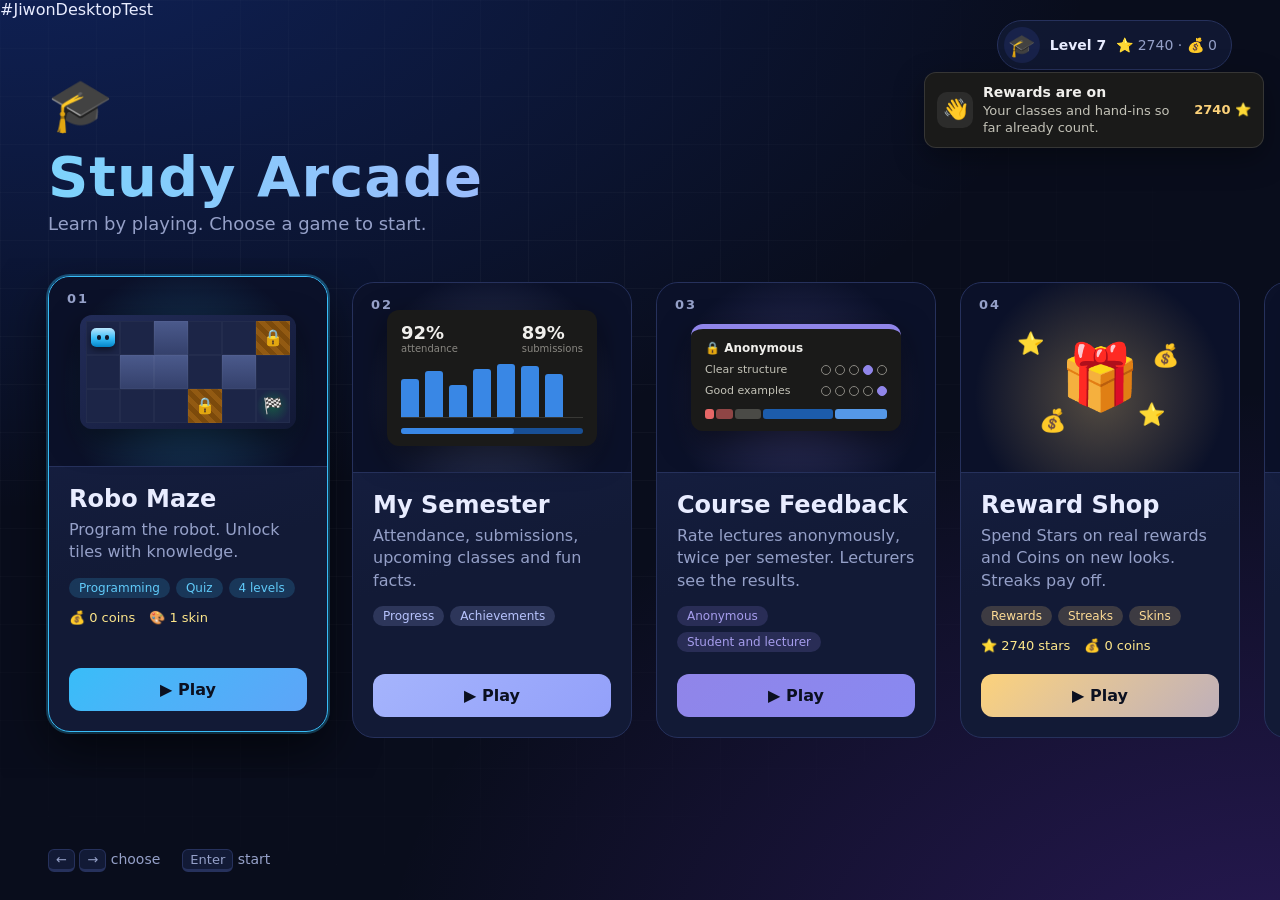
<file: StudentEngagementGame/index.html>
<!doctype html> #JiwonDesktopTest
<html lang="en">
<head>
  <meta charset="utf-8">
  <meta name="viewport" content="width=device-width, initial-scale=1">
  <title>Study Arcade</title>
  <link rel="stylesheet" href="hub/hub.css">
</head>
<body>
  <div class="bg-grid" aria-hidden="true"></div>

  <a id="profileChip" class="profile-chip" href="games/reward-shop/index.html" title="Open the Reward Shop" hidden></a>

  <header class="hub-head">
    <div class="hub-logo" aria-hidden="true">🎓</div>
    <h1>Study Arcade</h1>
    <p>Learn by playing. Choose a game to start.</p>
  </header>

  <main>
    <nav id="gameRow" class="game-row" aria-label="Games"></nav>
  </main>

  <footer class="hub-foot">
    <span><kbd>←</kbd> <kbd>→</kbd> choose</span>
    <span><kbd>Enter</kbd> start</span>
  </footer>

  <script src="shared/semesters.js"></script>
  <script src="shared/progress.js"></script>
  <script src="shared/rewards.js"></script>
  <script src="games/reward-shop/items.js"></script>
  <script src="hub/games.js"></script>
  <script src="hub/hub.js"></script>
</body>
</html>
</file>
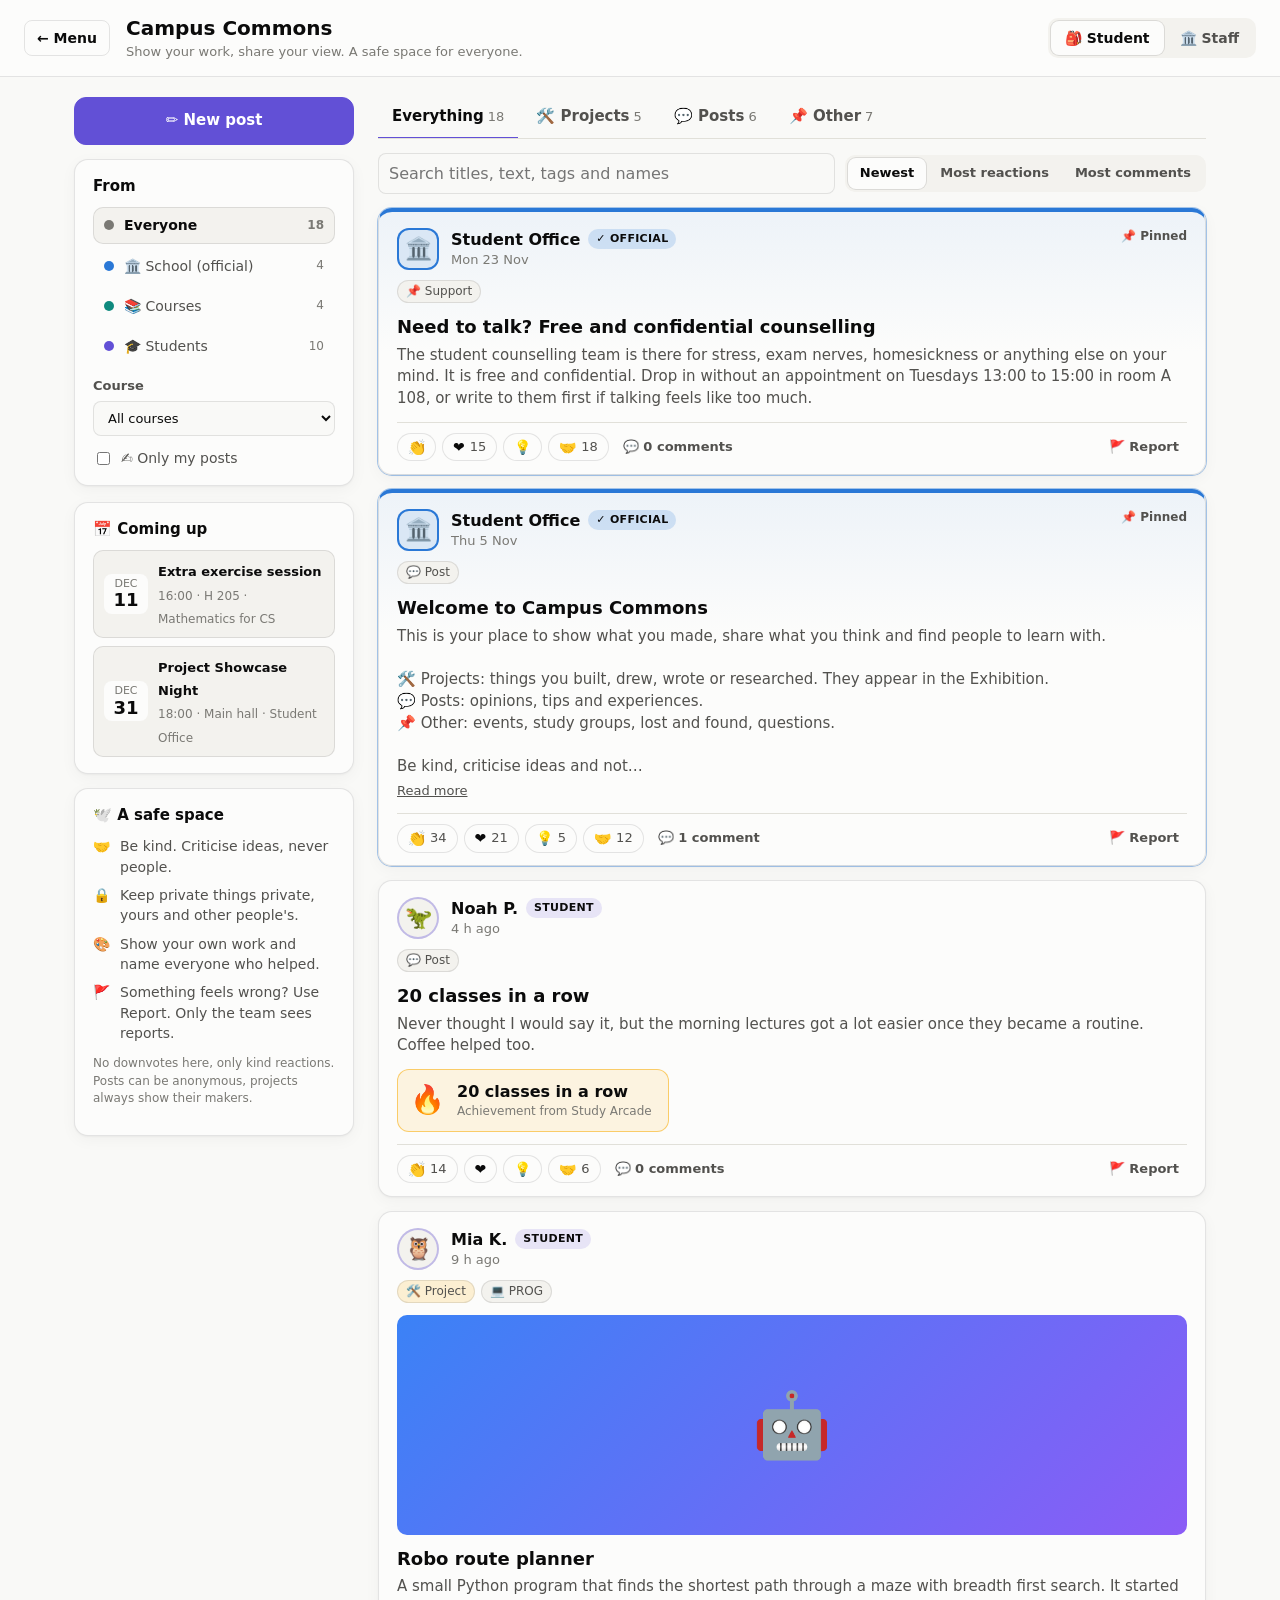
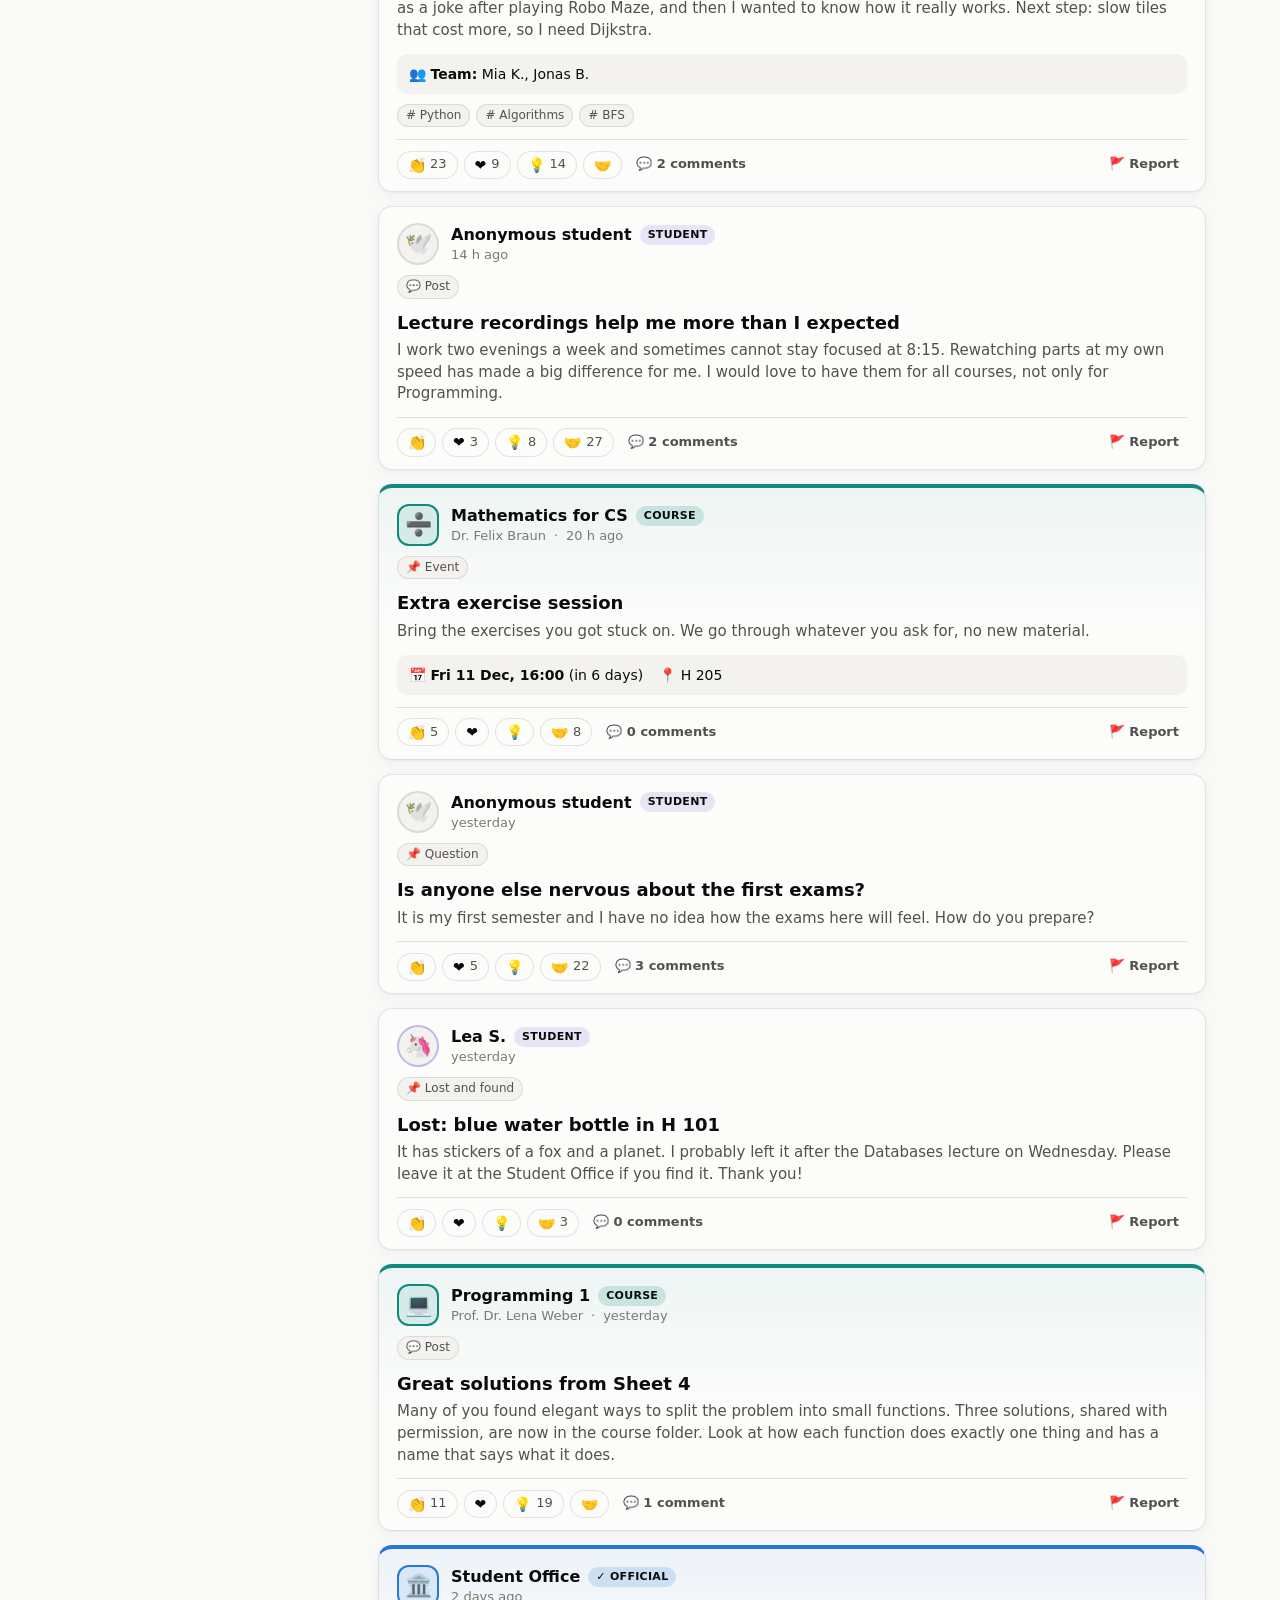
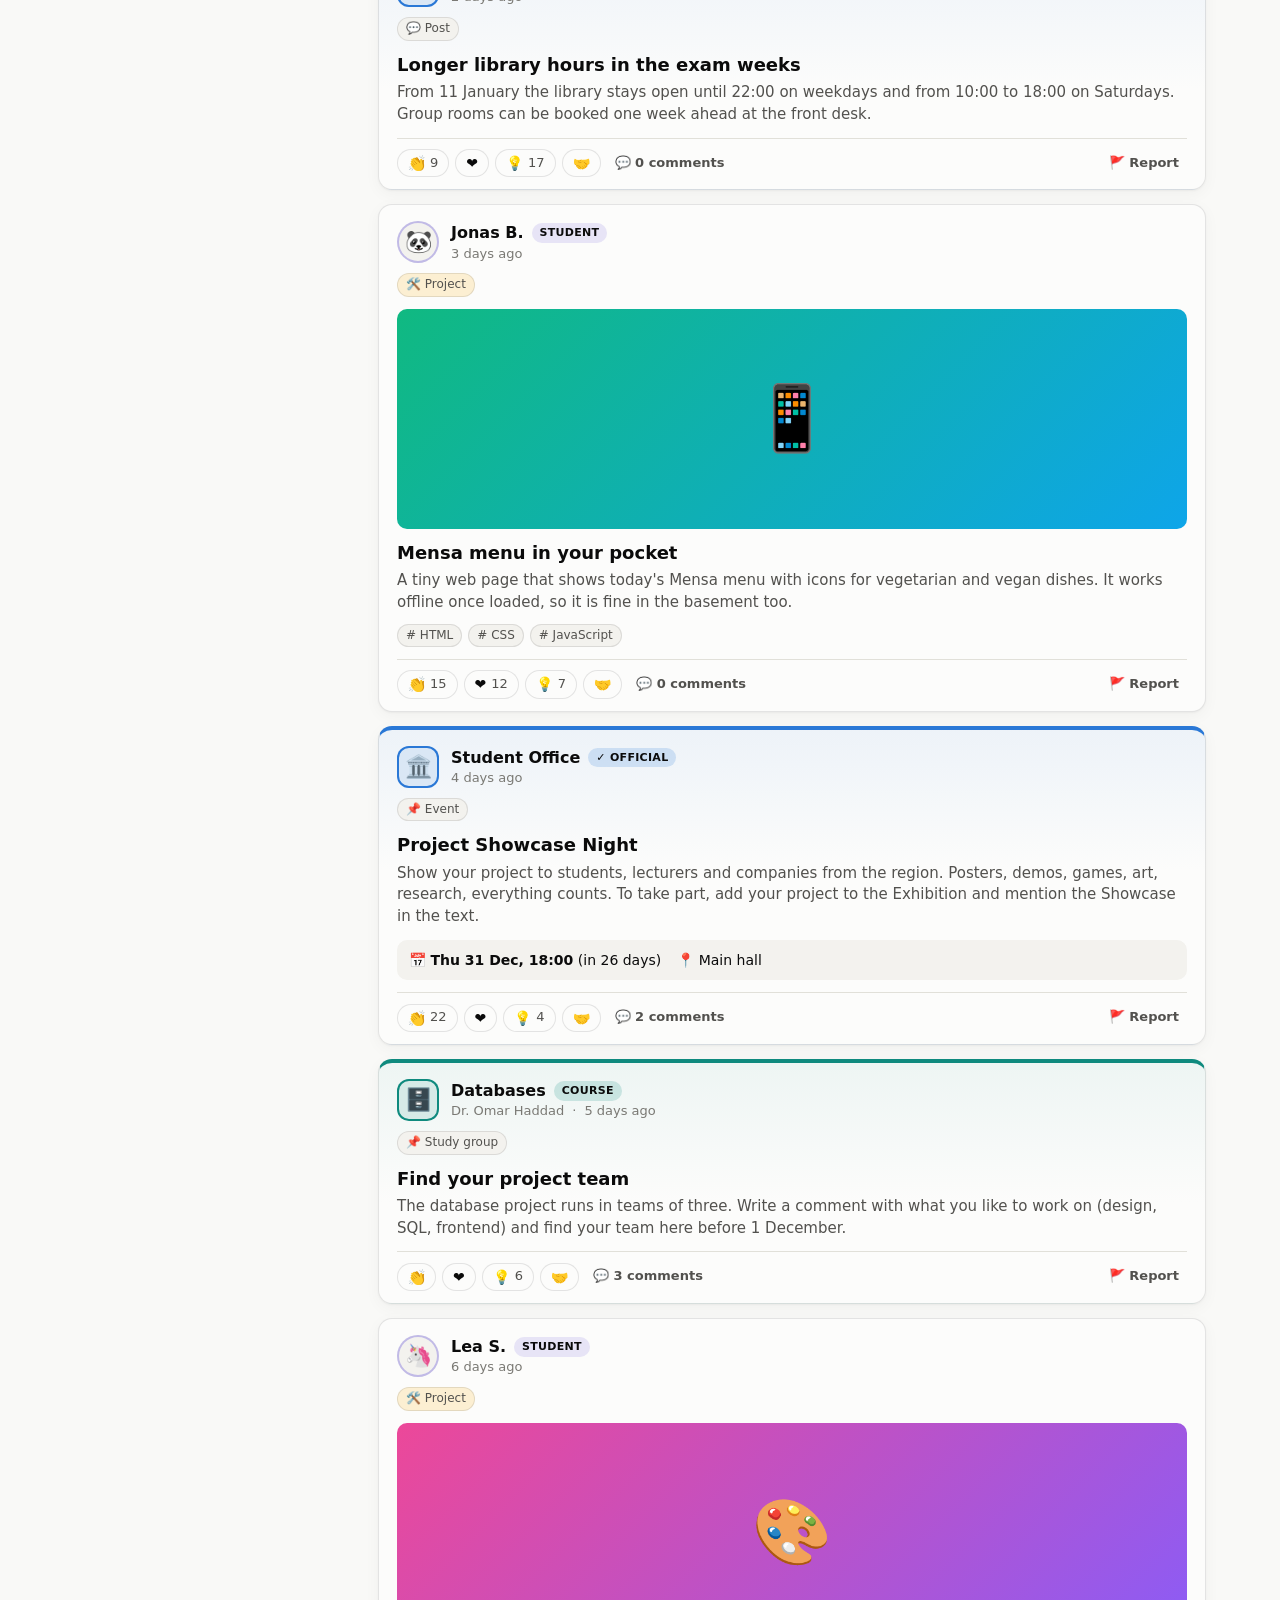
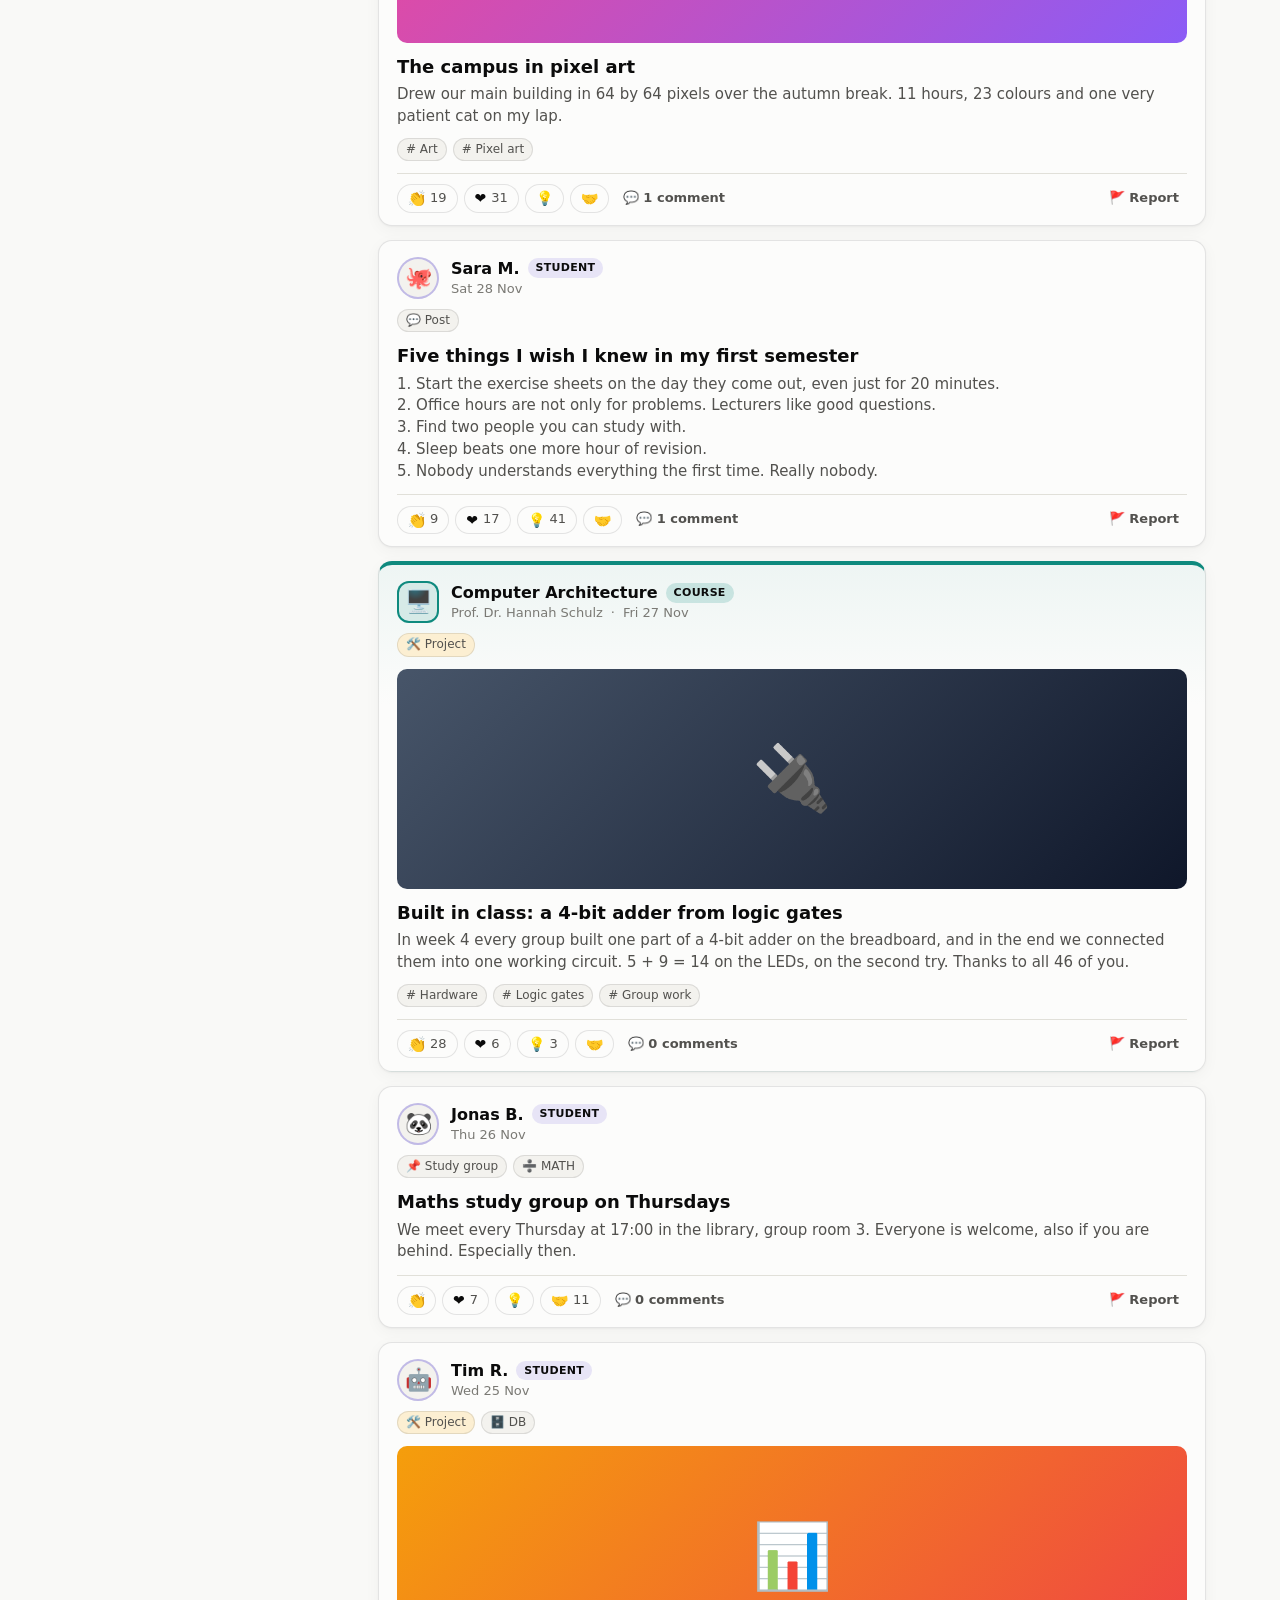
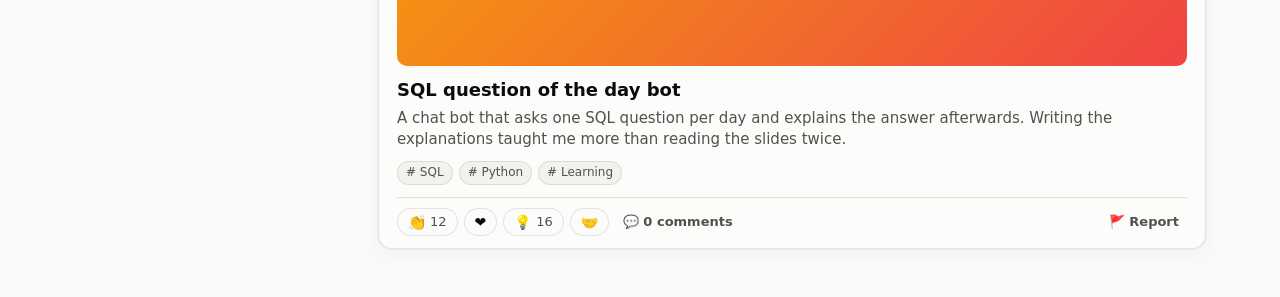
<file: StudentEngagementGame/games/campus-commons/index.html>
<!doctype html>
<html lang="en">
<head>
  <meta charset="utf-8">
  <meta name="viewport" content="width=device-width, initial-scale=1">
  <title>Campus Commons</title>
  <link rel="stylesheet" href="style.css">
</head>
<body>
  <header class="top">
    <a href="../../index.html" class="back-btn" title="Back to the main menu">← Menu</a>
    <div class="top-title">
      <h1>Campus Commons</h1>
      <p id="subtitle" class="muted">Show your work, share your view. A safe space for everyone.</p>
    </div>
    <div id="roleSwitch" class="seg role-switch" role="group" aria-label="Choose view">
      <button type="button" class="seg-btn" data-role="student">🎒 Student</button>
      <button type="button" class="seg-btn" data-role="staff">🏛️ Staff</button>
    </div>
  </header>

  <main class="layout">
    <aside class="side-top">
      <button type="button" id="newPost" class="btn primary big">✏️ New post</button>
      <div class="card filters">
        <h2>From</h2>
        <div id="sourceFilter" class="src-list" role="group" aria-label="Filter by author"></div>
        <label class="field compact"><span>Course</span><select id="courseFilter"></select></label>
        <label class="check"><input type="checkbox" id="mineFilter"> ✍️ Only my posts</label>
      </div>
    </aside>

    <section class="feed-col" aria-label="Posts">
      <div class="type-tabs" id="typeTabs" role="tablist" aria-label="Filter by type"></div>
      <div class="feed-tools">
        <input type="search" id="search" placeholder="Search titles, text, tags and names" aria-label="Search">
        <div id="sortSeg" class="seg" role="group" aria-label="Sort">
          <button type="button" class="seg-btn" data-sort="new">Newest</button>
          <button type="button" class="seg-btn" data-sort="top">Most reactions</button>
          <button type="button" class="seg-btn" data-sort="talk">Most comments</button>
        </div>
      </div>
      <p id="feedIntro" class="feed-intro"></p>
      <div id="feed"></div>
      <p id="hiddenNote" class="hidden-note" hidden></p>
    </section>

    <aside class="side-bottom">
      <div class="card">
        <h2>📅 Coming up</h2>
        <ul id="events" class="events"></ul>
      </div>
      <div class="card guide">
        <h2>🕊️ A safe space</h2>
        <ul id="guidelines"></ul>
        <p class="muted small">No downvotes here, only kind reactions. Posts can be anonymous, projects always show their makers.</p>
      </div>
    </aside>
  </main>

  <div id="modal" class="modal" hidden>
    <div id="modalCard" class="modal-card" role="dialog" aria-modal="true"></div>
  </div>
  <div id="toast" class="toast" role="status" aria-live="polite" hidden></div>

  <script src="../../shared/semesters.js"></script>
  <script src="../../shared/progress.js"></script>
  <script src="../../shared/rewards.js"></script>
  <script src="posts.js"></script>
  <script src="app.js"></script>
</body>
</html>
</file>
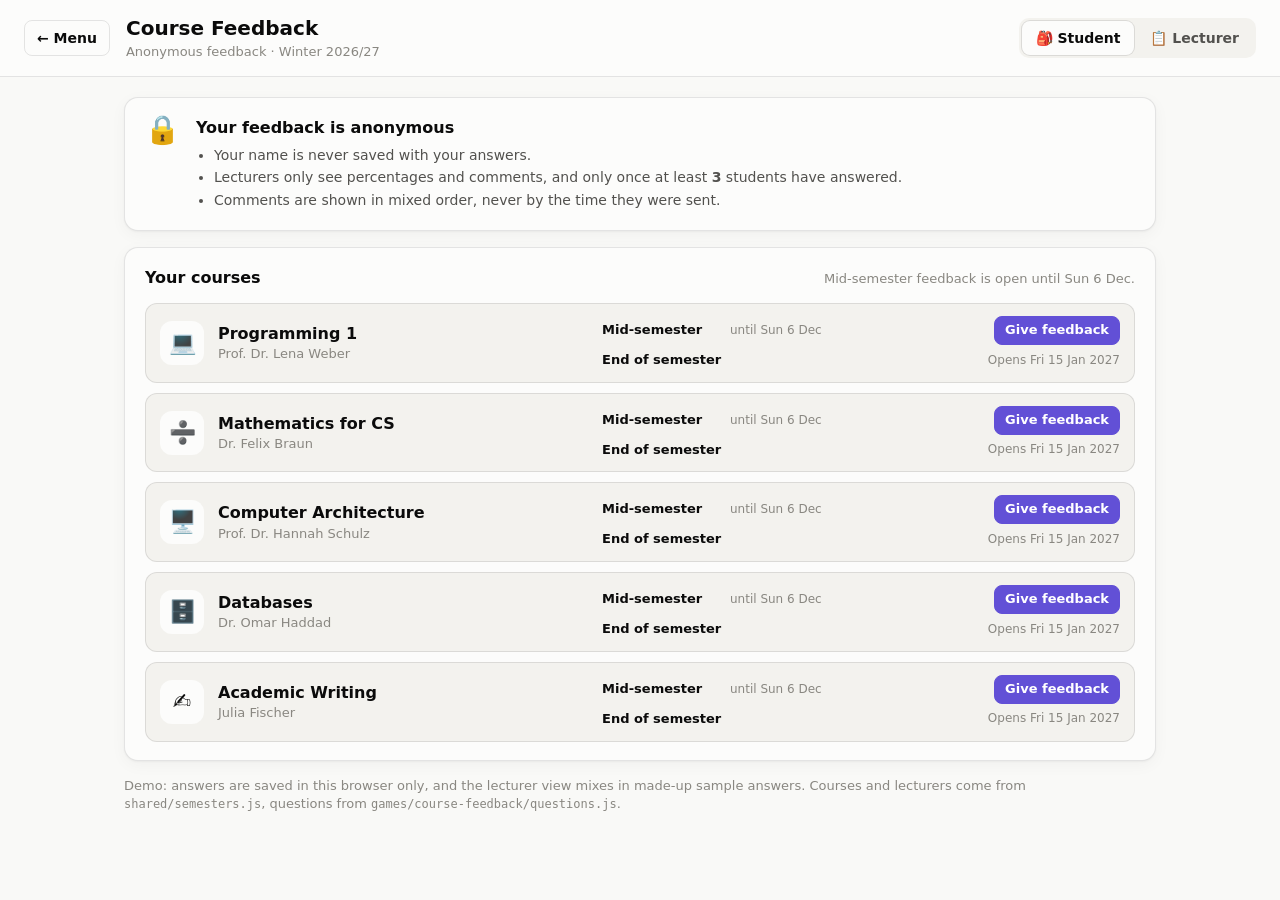
<file: StudentEngagementGame/games/course-feedback/index.html>
<!doctype html>
<html lang="en">
<head>
  <meta charset="utf-8">
  <meta name="viewport" content="width=device-width, initial-scale=1">
  <title>Course Feedback</title>
  <link rel="stylesheet" href="style.css">
</head>
<body>
  <header class="top">
    <a href="../../index.html" class="back-btn" title="Back to the main menu">← Menu</a>
    <div class="top-title">
      <h1>Course Feedback</h1>
      <p id="subtitle" class="muted"></p>
    </div>
    <div id="roleSwitch" class="seg role-switch" role="group" aria-label="Choose view">
      <button type="button" class="seg-btn" data-role="student">🎒 Student</button>
      <button type="button" class="seg-btn" data-role="lecturer">📋 Lecturer</button>
    </div>
  </header>

  <main class="wrap">
    <!-- Student view -->
    <section id="studentView" hidden>
      <div id="studentList">
        <div class="card anon-card">
          <span class="anon-icon" aria-hidden="true">🔒</span>
          <div>
            <h2>Your feedback is anonymous</h2>
            <ul>
              <li>Your name is never saved with your answers.</li>
              <li>Lecturers only see percentages and comments, and only once at least <b id="minResp">3</b> students have answered.</li>
              <li>Comments are shown in mixed order, never by the time they were sent.</li>
            </ul>
          </div>
        </div>
        <div class="card">
          <div class="card-head">
            <h2>Your courses</h2>
            <p class="muted" id="roundInfo"></p>
          </div>
          <div id="courseList" class="course-list"></div>
        </div>
      </div>
      <div id="studentForm" hidden></div>
    </section>

    <!-- Lecturer view -->
    <section id="lecturerView" hidden>
      <div class="card">
        <div class="filter-row">
          <label class="select"><span>Semester</span><select id="lvSem"></select></label>
          <label class="select"><span>Course</span><select id="lvCourse"></select></label>
          <div id="lvRound" class="seg" role="group" aria-label="Feedback round"></div>
        </div>
        <div class="tabs" role="tablist">
          <button type="button" class="tab" role="tab" data-tab="results">Results</button>
          <button type="button" class="tab" role="tab" data-tab="questions">Questions</button>
        </div>
      </div>
      <div id="resultsPanel" class="panel"></div>
      <div id="questionsPanel" class="panel" hidden></div>
    </section>

    <footer class="foot">
      <span class="muted">Demo: answers are saved in this browser only, and the lecturer view mixes in made-up sample answers.
        Courses and lecturers come from <code>shared/semesters.js</code>, questions from <code>games/course-feedback/questions.js</code>.</span>
    </footer>
  </main>

  <div id="tip" class="tip" role="tooltip"></div>
  <div id="toast" class="toast" role="status"></div>

  <script src="../../shared/semesters.js"></script>
  <script src="../../shared/progress.js"></script>
  <script src="../../shared/rewards.js"></script>
  <script src="questions.js"></script>
  <script src="app.js"></script>
</body>
</html>
</file>
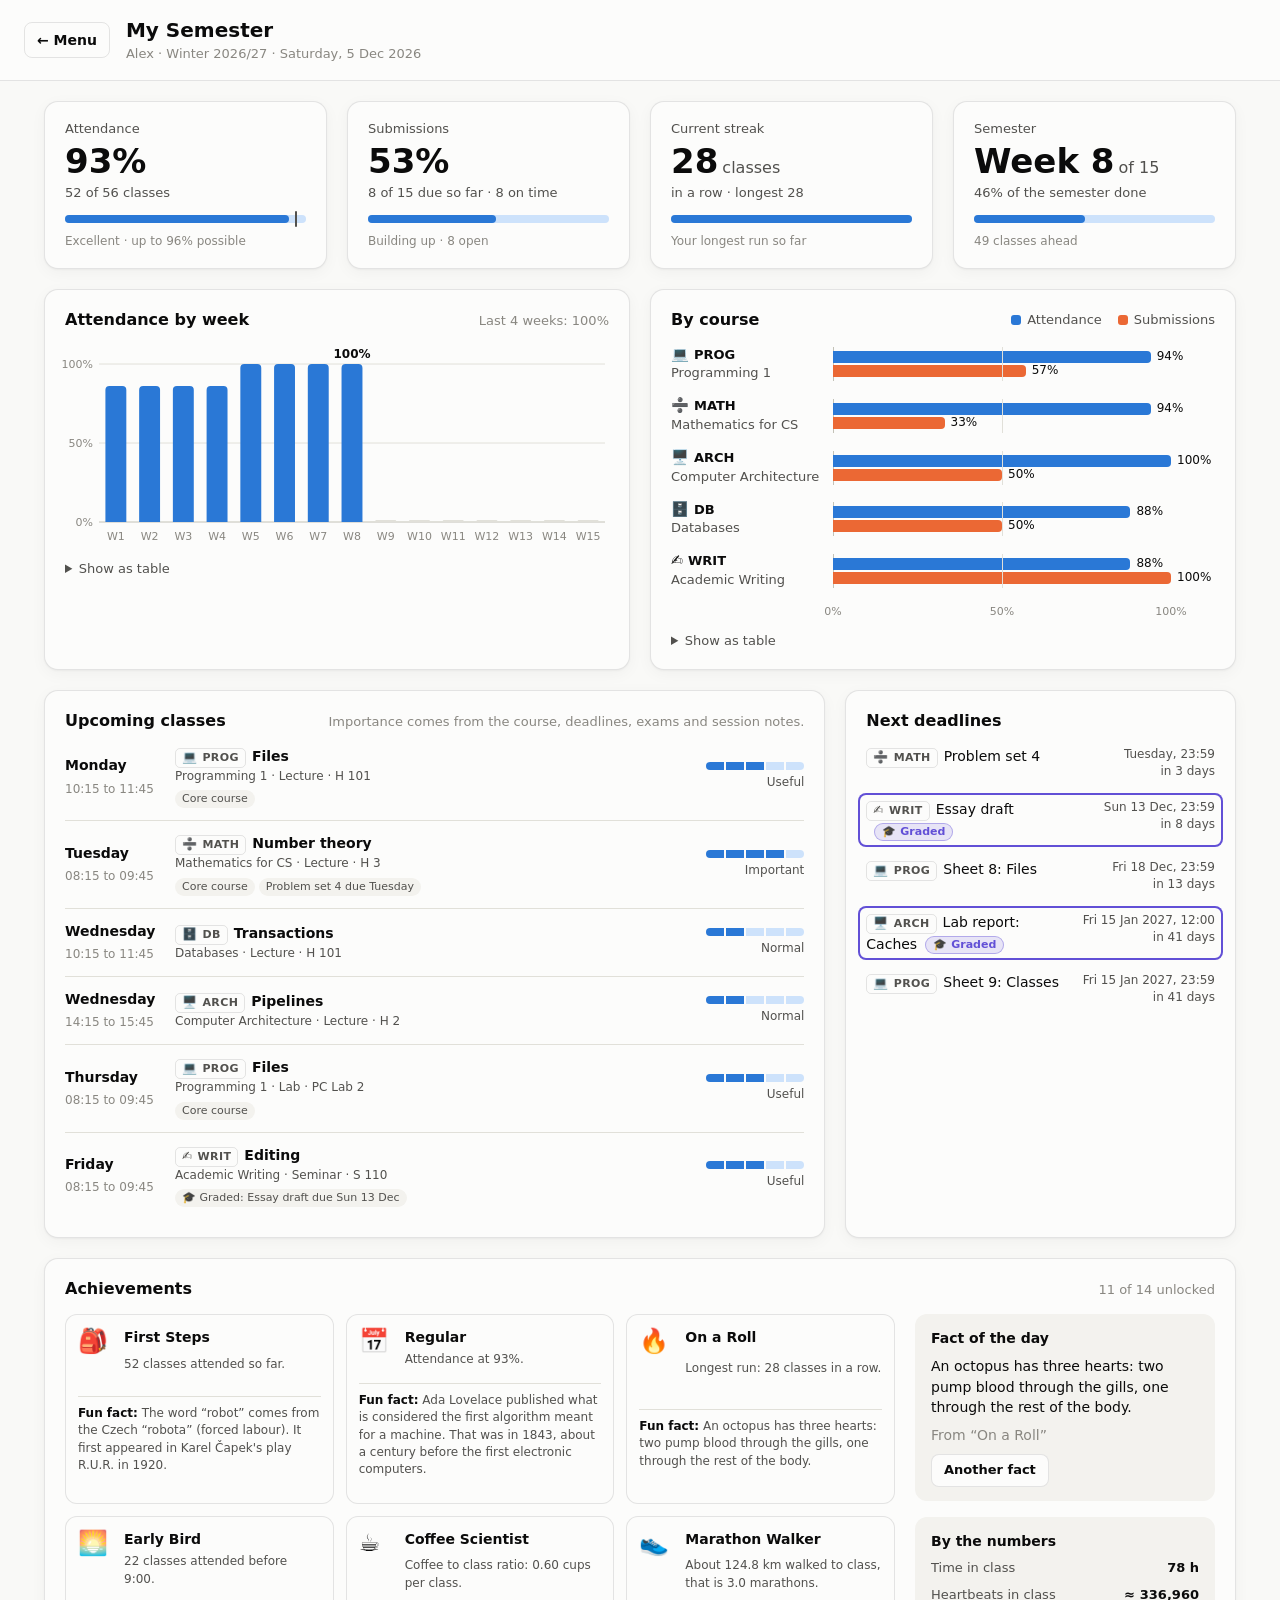
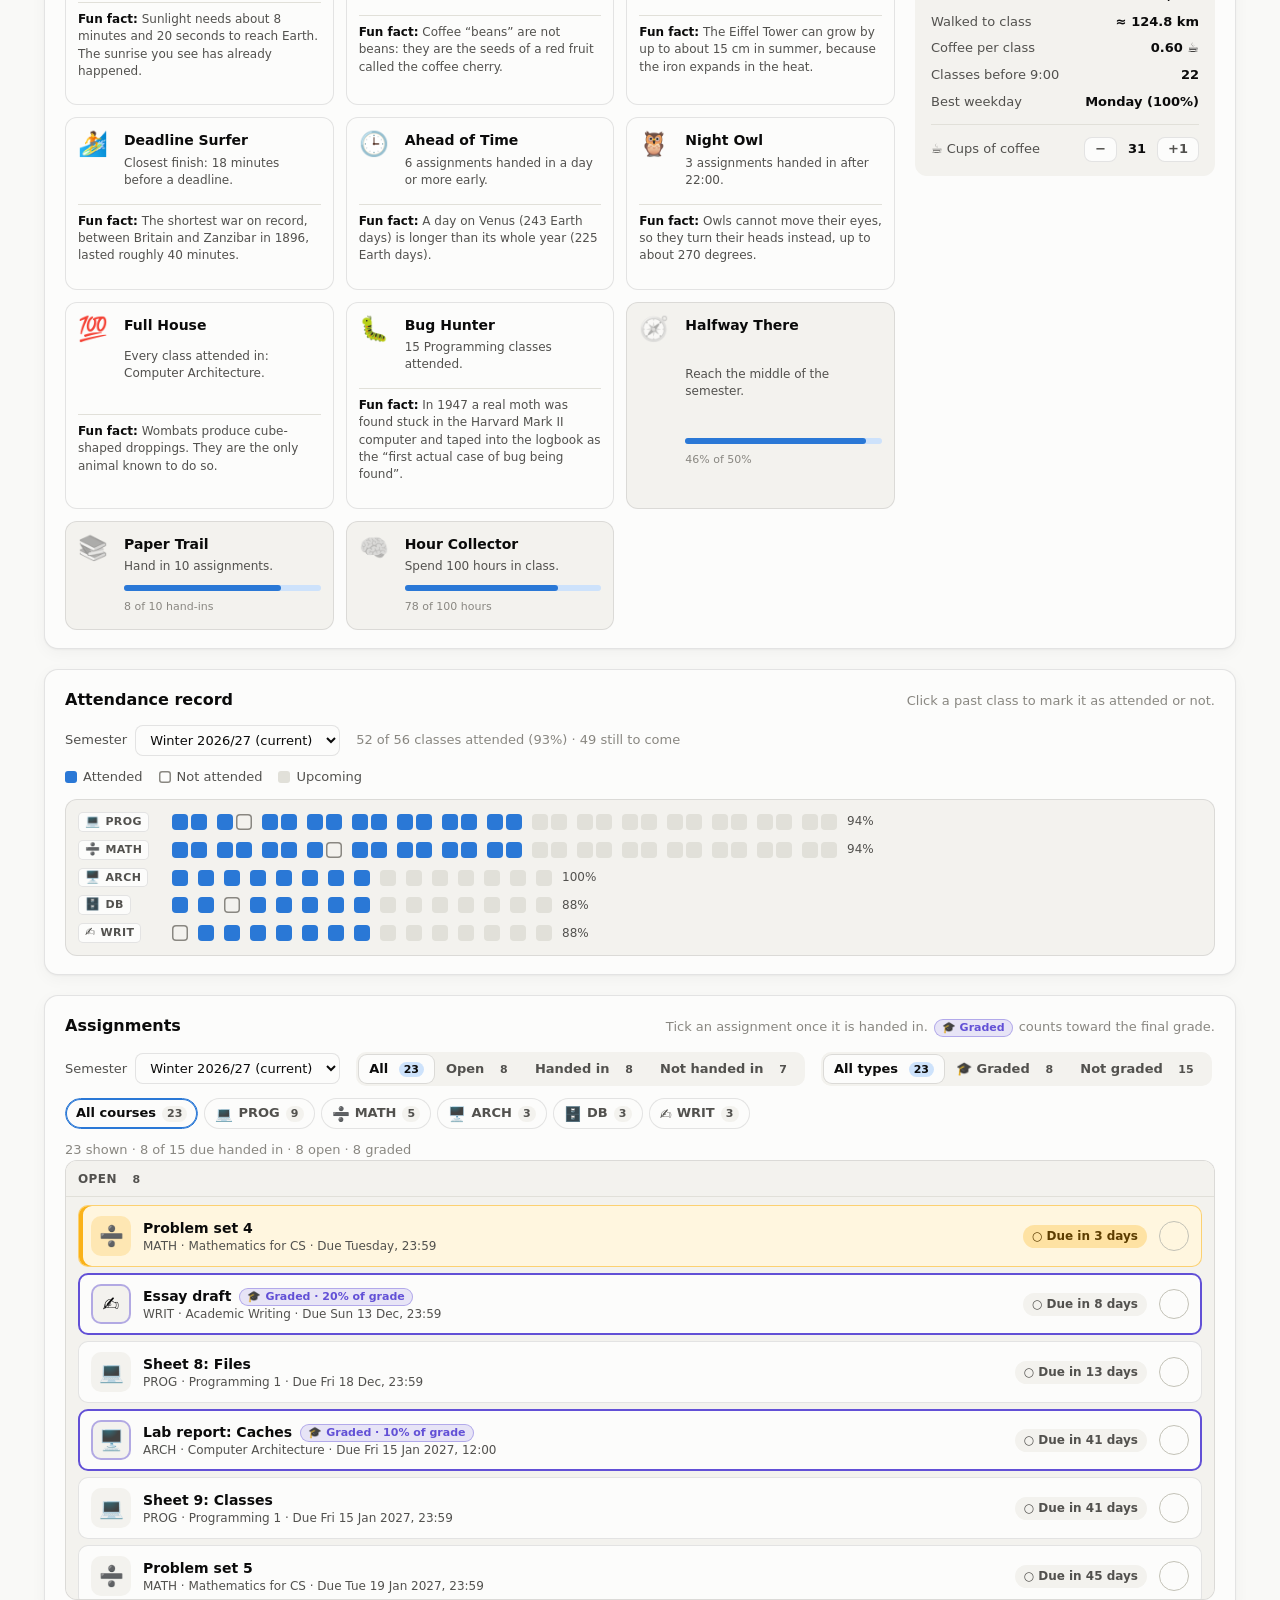
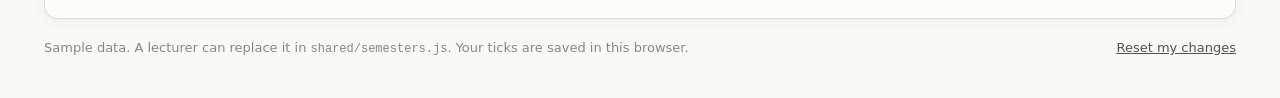
<file: StudentEngagementGame/games/my-semester/index.html>
<!doctype html>
<html lang="en">
<head>
  <meta charset="utf-8">
  <meta name="viewport" content="width=device-width, initial-scale=1">
  <title>My Semester</title>
  <link rel="stylesheet" href="style.css">
</head>
<body>
  <header class="top">
    <a href="../../index.html" class="back-btn" title="Back to the main menu">← Menu</a>
    <div class="top-title">
      <h1>My Semester</h1>
      <p id="subtitle" class="muted"></p>
    </div>
  </header>

  <main class="wrap">
    <!-- Key figures -->
    <section class="kpis" id="kpis" aria-label="Key figures"></section>

    <div class="grid two">
      <section class="card">
        <div class="card-head">
          <h2>Attendance by week</h2>
          <p class="muted" id="weekSub"></p>
        </div>
        <div id="weekChart" class="chart"></div>
        <details class="table-view">
          <summary>Show as table</summary>
          <div id="weekTable"></div>
        </details>
      </section>

      <section class="card">
        <div class="card-head">
          <h2>By course</h2>
          <div class="legend">
            <span><i class="key k1"></i>Attendance</span>
            <span><i class="key k2"></i>Submissions</span>
          </div>
        </div>
        <div id="courseChart" class="course-chart"></div>
        <details class="table-view">
          <summary>Show as table</summary>
          <div id="courseTable"></div>
        </details>
      </section>
    </div>

    <div class="grid wide-left">
      <section class="card">
        <div class="card-head">
          <h2>Upcoming classes</h2>
          <p class="muted">Importance comes from the course, deadlines, exams and session notes.</p>
        </div>
        <ol id="upcoming" class="upcoming"></ol>
      </section>

      <section class="card">
        <div class="card-head"><h2>Next deadlines</h2></div>
        <ul id="deadlines" class="deadlines"></ul>
      </section>
    </div>

    <section class="card">
      <div class="card-head">
        <h2>Achievements</h2>
        <p class="muted" id="achSub"></p>
      </div>
      <div class="ach-layout">
        <div id="achievements" class="achievements"></div>
        <aside class="side">
          <div class="fact-card">
            <h3>Fact of the day</h3>
            <p id="factText"></p>
            <p class="muted small" id="factFrom"></p>
            <button id="factNext" class="btn">Another fact</button>
          </div>
          <div class="numbers">
            <h3>By the numbers</h3>
            <dl id="numbers"></dl>
            <div class="coffee">
              <span>☕ Cups of coffee</span>
              <div class="coffee-ctrl">
                <button id="coffeeMinus" class="btn small" aria-label="One cup less">−</button>
                <b id="coffeeCount">0</b>
                <button id="coffeePlus" class="btn small" aria-label="One cup more">+1</button>
              </div>
            </div>
          </div>
        </aside>
      </div>
    </section>

    <section class="card">
      <div class="card-head">
        <h2>Attendance record</h2>
        <p class="muted">Click a past class to mark it as attended or not.</p>
      </div>
      <div class="filter-row">
        <label class="select">
          <span>Semester</span>
          <select id="recSem"></select>
        </label>
        <span id="recSummary" class="muted summary"></span>
      </div>
      <div class="legend records-legend">
        <span><i class="cell-key attended"></i>Attended</span>
        <span><i class="cell-key missed"></i>Not attended</span>
        <span><i class="cell-key future"></i>Upcoming</span>
      </div>
      <div id="records" class="records"></div>
    </section>

    <section class="card">
      <div class="card-head">
        <h2>Assignments</h2>
        <p class="muted graded-legend">Tick an assignment once it is handed in.
          <span class="graded-tag">🎓 Graded</span> counts toward the final grade.</p>
      </div>
      <div class="filter-row">
        <label class="select">
          <span>Semester</span>
          <select id="asSem"></select>
        </label>
        <div id="asStatus" class="seg" role="group" aria-label="Filter by status"></div>
        <div id="asType" class="seg" role="group" aria-label="Filter by type"></div>
      </div>
      <div id="asCourses" class="chips" role="group" aria-label="Filter by course"></div>
      <p id="asSummary" class="muted summary"></p>
      <div id="assignments" class="as-box" tabindex="0" aria-label="Assignment list"></div>
    </section>

    <footer class="foot">
      <span class="muted">Sample data. A lecturer can replace it in <code>shared/semesters.js</code>. Your ticks are saved in this browser.</span>
      <button id="resetBtn" class="link-btn">Reset my changes</button>
    </footer>
  </main>

  <div id="tip" class="tip" role="tooltip"></div>
  <div id="toast" class="toast" role="status"></div>

  <script src="../../shared/semesters.js"></script>
  <script src="../../shared/progress.js"></script>
  <script src="../../shared/rewards.js"></script>
  <script src="achievements.js"></script>
  <script src="app.js"></script>
</body>
</html>
</file>
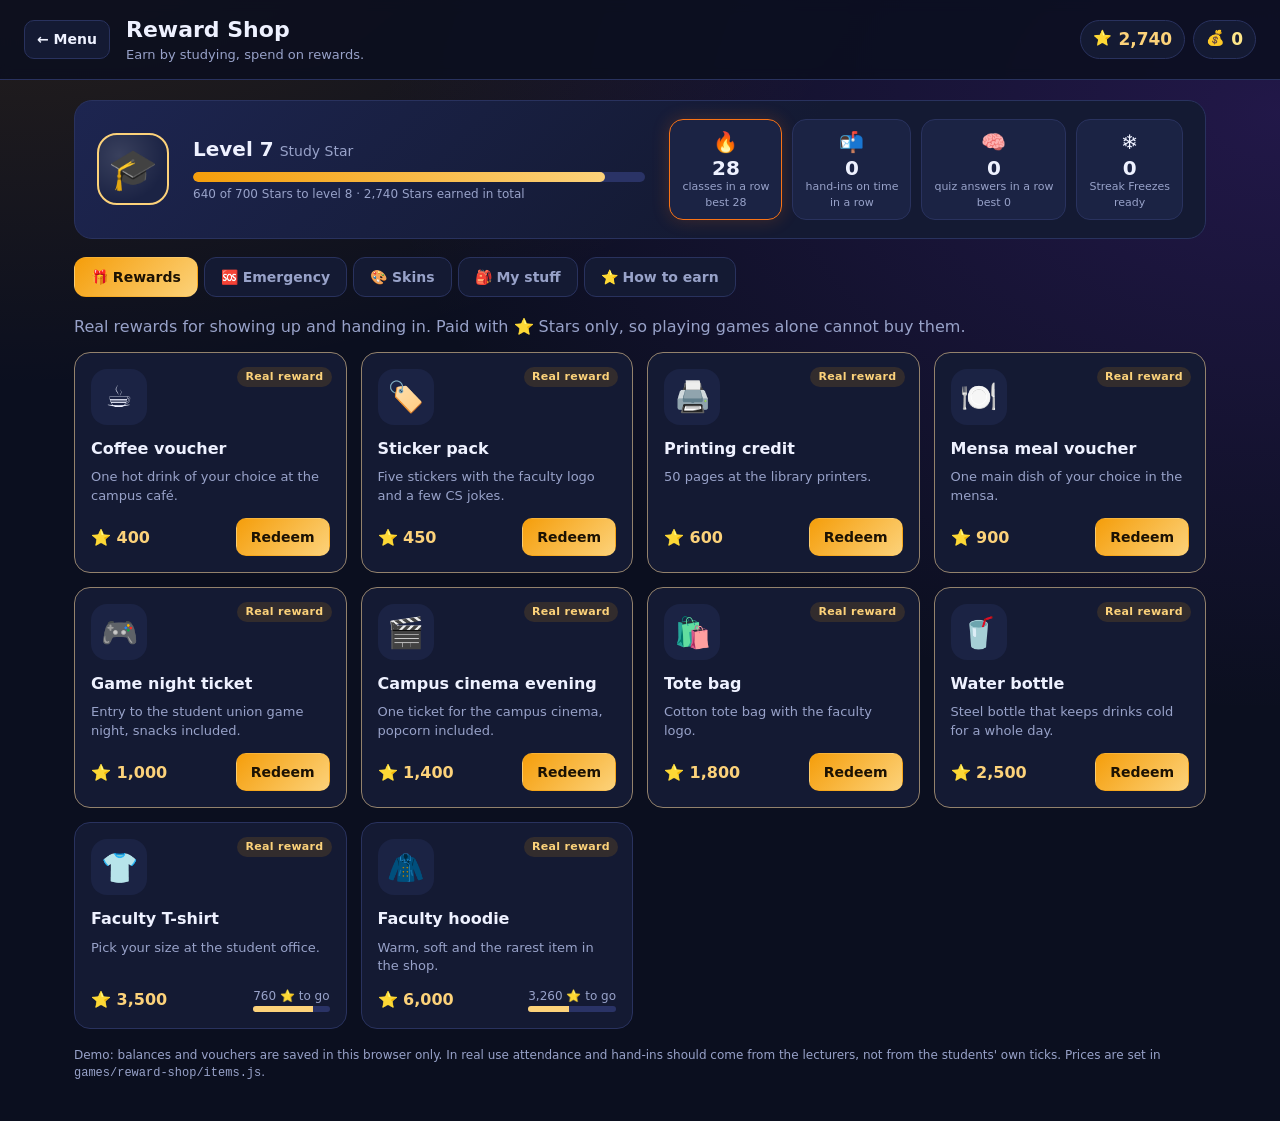
<file: StudentEngagementGame/games/reward-shop/index.html>
<!doctype html>
<html lang="en">
<head>
  <meta charset="utf-8">
  <meta name="viewport" content="width=device-width, initial-scale=1">
  <title>Reward Shop</title>
  <link rel="stylesheet" href="../robo-maze/board.css">
  <link rel="stylesheet" href="../robo-maze/skins.css">
  <link rel="stylesheet" href="style.css">
</head>
<body>
  <header class="top">
    <a href="../../index.html" class="back-btn" title="Back to the main menu">← Menu</a>
    <div class="top-title">
      <h1>Reward Shop</h1>
      <p class="muted">Earn by studying, spend on rewards.</p>
    </div>
    <div class="wallet" aria-label="Your balance">
      <span class="pill stars" data-tip="Stars: earned by attending, handing in and giving feedback">⭐ <b id="starsBal">0</b></span>
      <span class="pill coins" data-tip="Coins: earned in the games">💰 <b id="coinsBal">0</b></span>
    </div>
  </header>

  <main class="wrap">
    <section class="profile" id="profile"></section>

    <nav class="tabs" id="tabs" role="tablist">
      <button type="button" class="tab" data-tab="rewards">🎁 Rewards</button>
      <button type="button" class="tab" data-tab="emergency">🆘 Emergency</button>
      <button type="button" class="tab" data-tab="skins">🎨 Skins</button>
      <button type="button" class="tab" data-tab="mine">🎒 My stuff</button>
      <button type="button" class="tab" data-tab="earn">⭐ How to earn</button>
    </nav>

    <section class="panel" data-panel="rewards">
      <p class="lead">Real rewards for showing up and handing in. Paid with ⭐ Stars only, so playing games alone cannot buy them.</p>
      <div class="grid" id="rewardGrid"></div>
    </section>

    <section class="panel" data-panel="emergency" hidden>
      <p class="lead">For the weeks when things go wrong. Paid with ⭐ Stars.</p>
      <div class="grid" id="emergencyGrid"></div>
    </section>

    <section class="panel" data-panel="skins" hidden>
      <p class="lead">New looks, paid with 💰 Coins from the games.</p>
      <h2 class="sec-h">Robo Maze skins</h2>
      <div class="grid skins" id="mazeGrid"></div>
      <h2 class="sec-h">Menu themes</h2>
      <div class="grid themes" id="themeGrid"></div>
      <h2 class="sec-h">Avatars</h2>
      <div class="avatar-grid" id="avatarGrid"></div>
    </section>

    <section class="panel" data-panel="mine" hidden>
      <div class="two-col">
        <div class="box">
          <h2 class="sec-h">Inventory</h2>
          <div id="inventory"></div>
        </div>
        <div class="box">
          <h2 class="sec-h">Vouchers</h2>
          <div id="vouchers"></div>
        </div>
      </div>
      <div class="box">
        <h2 class="sec-h">Recent activity</h2>
        <ul class="feed" id="feed"></ul>
      </div>
    </section>

    <section class="panel" data-panel="earn" hidden>
      <div class="two-col">
        <div class="box">
          <h2 class="sec-h">⭐ Stars</h2>
          <table class="rules" id="starRules"></table>
        </div>
        <div class="box">
          <h2 class="sec-h">💰 Coins</h2>
          <table class="rules" id="coinRules"></table>
        </div>
      </div>
      <div class="box">
        <h2 class="sec-h">Where your Stars come from</h2>
        <table class="rules" id="breakdown"></table>
      </div>
    </section>

    <footer class="foot muted">
      Demo: balances and vouchers are saved in this browser only. In real use attendance and hand-ins should come from the
      lecturers, not from the students' own ticks. Prices are set in <code>games/reward-shop/items.js</code>.
    </footer>
  </main>

  <div id="modal" class="modal" hidden>
    <div class="modal-card" role="dialog" aria-modal="true" id="modalCard"></div>
  </div>
  <div id="tip" class="tip" role="tooltip"></div>

  <script src="../../shared/semesters.js"></script>
  <script src="../../shared/progress.js"></script>
  <script src="../../shared/rewards.js"></script>
  <script src="../robo-maze/skins.js"></script>
  <script src="items.js"></script>
  <script src="app.js"></script>
</body>
</html>
</file>
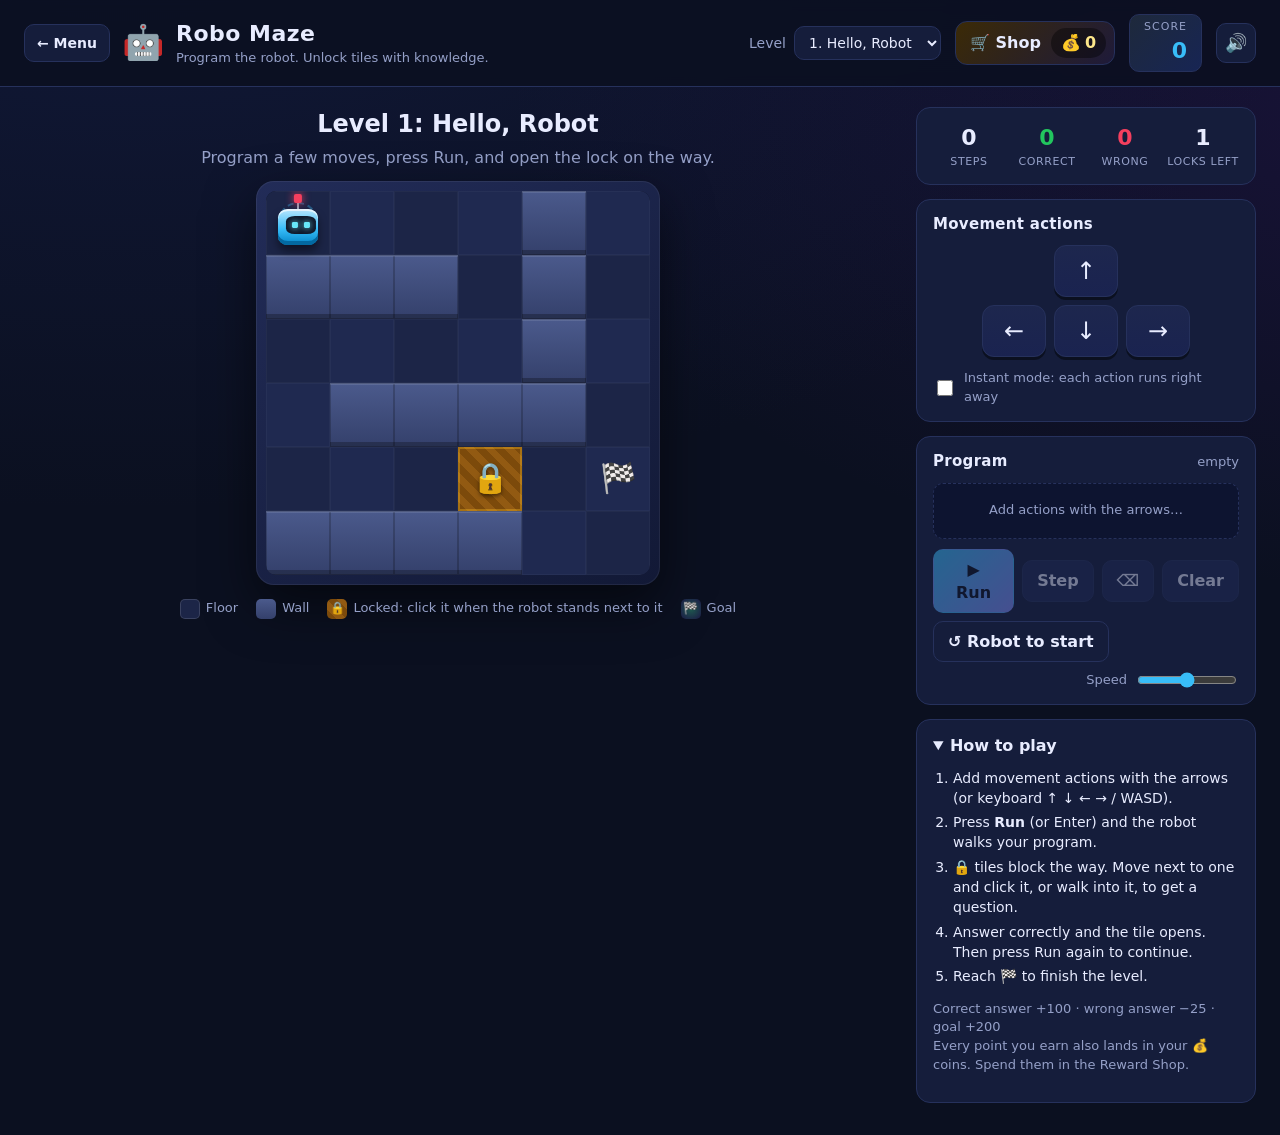
<file: StudentEngagementGame/games/robo-maze/index.html>
<!doctype html>
<html lang="en">
<head>
  <meta charset="utf-8">
  <meta name="viewport" content="width=device-width, initial-scale=1">
  <title>Robo Maze</title>
  <link rel="stylesheet" href="board.css">
  <link rel="stylesheet" href="style.css">
  <link rel="stylesheet" href="skins.css">
</head>
<body>
  <header class="topbar">
    <div class="brand">
      <a href="../../index.html" class="back-btn" title="Back to the main menu">← Menu</a>
      <span class="logo" aria-hidden="true">🤖</span>
      <div>
        <h1>Robo Maze</h1>
        <p class="tagline">Program the robot. Unlock tiles with knowledge.</p>
      </div>
    </div>
    <div class="top-controls">
      <label class="level-select">
        <span>Level</span>
        <select id="levelSelect"></select>
      </label>
      <a id="shopBtn" class="shop-btn" href="../reward-shop/index.html#skins" title="Spend your coins on new maze looks in the Reward Shop">
        🛒 Shop
        <span class="coins" id="coinsBadge">💰 <span id="coins">0</span></span>
      </a>
      <div class="score-box" title="Total score">
        <span class="score-label">Score</span>
        <span id="score" class="score-value">0</span>
      </div>
      <button id="soundBtn" class="icon-btn" title="Sound on/off" aria-label="Toggle sound">🔊</button>
    </div>
  </header>

  <main class="layout">
    <section class="board-area">
      <div class="level-head">
        <h2 id="levelName">Level</h2>
        <p id="levelHint" class="hint"></p>
      </div>
      <div class="board-frame">
        <div id="board" class="board" aria-label="Maze"></div>
      </div>
      <div class="legend">
        <span><i class="swatch sw-floor"></i>Floor</span>
        <span><i class="swatch sw-wall"></i>Wall</span>
        <span><i class="swatch sw-lock" id="legendLock">🔒</i>Locked: click it when the robot stands next to it</span>
        <span><i class="swatch sw-goal" id="legendGoal">🏁</i>Goal</span>
      </div>
    </section>

    <aside class="panel">
      <div class="card stats">
        <div class="stat"><span class="stat-value" id="statSteps">0</span><span class="stat-label">Steps</span></div>
        <div class="stat"><span class="stat-value good" id="statCorrect">0</span><span class="stat-label">Correct</span></div>
        <div class="stat"><span class="stat-value bad" id="statWrong">0</span><span class="stat-label">Wrong</span></div>
        <div class="stat"><span class="stat-value" id="statLocks">0</span><span class="stat-label">Locks left</span></div>
      </div>

      <div class="card">
        <h3>Movement actions</h3>
        <div class="dpad">
          <button class="dir-btn" data-dir="up" style="grid-area:up" title="Up (↑ / W)">↑</button>
          <button class="dir-btn" data-dir="left" style="grid-area:left" title="Left (← / A)">←</button>
          <button class="dir-btn" data-dir="down" style="grid-area:down" title="Down (↓ / S)">↓</button>
          <button class="dir-btn" data-dir="right" style="grid-area:right" title="Right (→ / D)">→</button>
        </div>
        <label class="toggle">
          <input type="checkbox" id="instantMode">
          <span>Instant mode: each action runs right away</span>
        </label>
      </div>

      <div class="card">
        <div class="card-head">
          <h3>Program</h3>
          <span class="muted" id="programInfo">empty</span>
        </div>
        <div id="program" class="program" aria-live="polite"></div>
        <div class="run-row">
          <button id="runBtn" class="btn primary">▶ Run</button>
          <button id="stepBtn" class="btn">Step</button>
          <button id="undoBtn" class="btn" title="Remove last action (Backspace)">⌫</button>
          <button id="clearBtn" class="btn" title="Clear program">Clear</button>
        </div>
        <div class="run-row">
          <button id="resetBtn" class="btn ghost">↺ Robot to start</button>
          <label class="speed">
            <span>Speed</span>
            <input type="range" id="speed" min="1" max="5" value="3">
          </label>
        </div>
      </div>

      <details class="card help" open>
        <summary>How to play</summary>
        <ol>
          <li>Add movement actions with the arrows (or keyboard ↑ ↓ ← → / WASD).</li>
          <li>Press <b>Run</b> (or Enter) and the robot walks your program.</li>
          <li>🔒 tiles block the way. Move next to one and click it, or walk into it, to get a question.</li>
          <li>Answer correctly and the tile opens. Then press Run again to continue.</li>
          <li>Reach 🏁 to finish the level.</li>
        </ol>
        <p class="muted">Correct answer +100 · wrong answer −25 · goal +200<br>
          Every point you earn also lands in your 💰 coins. Spend them in the Reward Shop.</p>
      </details>
    </aside>
  </main>

  <div id="toast" class="toast" role="status"></div>

  <!-- Question dialog -->
  <div id="qModal" class="modal hidden" role="dialog" aria-modal="true" aria-labelledby="qText">
    <div class="modal-card">
      <div class="q-head">
        <span class="q-topic" id="qTopic">Topic</span>
        <span class="q-lock">🔒 Unlock this tile</span>
      </div>
      <p class="q-text" id="qText">Question?</p>
      <pre class="q-code hidden" id="qCode"></pre>
      <div class="q-options" id="qOptions"></div>
      <div class="q-feedback hidden" id="qFeedback"></div>
      <div class="q-actions">
        <button id="qCancel" class="btn ghost">Not now</button>
        <button id="qContinue" class="btn primary hidden">Continue</button>
      </div>
    </div>
  </div>

  <!-- Level complete dialog -->
  <div id="winModal" class="modal hidden" role="dialog" aria-modal="true" aria-labelledby="winTitle">
    <div class="modal-card win-card">
      <div class="confetti" aria-hidden="true">🎉</div>
      <h2 id="winTitle">Goal reached!</h2>
      <div class="stars" id="winStars"></div>
      <div class="win-stats" id="winStats"></div>
      <div class="q-actions">
        <button id="replayBtn" class="btn ghost">Replay level</button>
        <button id="nextBtn" class="btn primary">Next level →</button>
      </div>
    </div>
  </div>

  <script src="questions.js"></script>
  <script src="levels.js"></script>
  <script src="skins.js"></script>
  <script src="../../shared/rewards.js"></script>
  <script src="game.js"></script>
</body>
</html>
</file>
<file: StudentEngagementGame/hub/hub.css>
/* Default menu theme ("Night Sky"). Themes bought in the Reward Shop set these variables on <body>. */
:root {
  --bg: #090d1c;
  --card: #121a36;
  --card-top: #18224a;
  --card-border: #26315c;
  --art-bg: #0b1129;
  --glow-1: #1d4ed855;
  --glow-2: #7c3aed44;
  --title-a: #7dd3fc;
  --title-b: #a5b4fc;
  --title-c: #f0abfc;
  --text: #e8ecff;
  --muted: #95a0c8;
  --grid-line: #ffffff08;
}

* { box-sizing: border-box; }
html, body { margin: 0; }

body {
  min-height: 100vh;
  display: flex;
  flex-direction: column;
  background:
    radial-gradient(1100px 600px at 0% -10%, var(--glow-1), transparent),
    radial-gradient(900px 600px at 100% 110%, var(--glow-2), transparent),
    var(--bg);
  transition: background .3s, color .3s;
  color: var(--text);
  font-family: "Segoe UI", system-ui, -apple-system, Roboto, Arial, sans-serif;
  overflow-x: hidden;
}

.bg-grid {
  position: fixed; inset: 0;
  background-image:
    linear-gradient(var(--grid-line) 1px, transparent 1px),
    linear-gradient(90deg, var(--grid-line) 1px, transparent 1px);
  background-size: 48px 48px;
  mask-image: radial-gradient(ellipse at 30% 40%, #000 20%, transparent 75%);
  animation: drift 30s linear infinite;
  pointer-events: none;
}
@keyframes drift { to { background-position: 48px 48px; } }

/* ---------- Header ---------- */
.hub-head {
  position: relative;
  padding: 56px 48px 24px;
}
.hub-logo { font-size: 52px; animation: float 3s ease-in-out infinite; width: fit-content; }
@keyframes float { 50% { transform: translateY(-6px) rotate(-4deg); } }
.hub-head h1 {
  margin: 8px 0 4px;
  font-size: clamp(34px, 6vw, 56px);
  letter-spacing: 1px;
  background: linear-gradient(90deg, var(--title-a), var(--title-b), var(--title-c));
  -webkit-background-clip: text;
  background-clip: text;
  color: transparent;
}
.hub-head p { margin: 0; color: var(--muted); font-size: 18px; }

main { position: relative; flex: 1; }

/* ---------- Game row (first game on the far left) ---------- */
.game-row {
  display: flex;
  justify-content: flex-start;
  gap: 24px;
  padding: 24px 48px 40px;
  overflow-x: auto;
  scroll-snap-type: x proximity;
  scroll-padding: 48px;
}

.game-card {
  --accent: #38bdf8;
  position: relative;
  flex: 0 0 280px;
  display: flex;
  flex-direction: column;
  min-height: 430px;
  border-radius: 22px;
  background: linear-gradient(165deg, var(--card-top), var(--card) 60%);
  border: 1px solid var(--card-border);
  color: inherit;
  text-decoration: none;
  overflow: hidden;
  scroll-snap-align: start;
  outline: none;
  transition: transform .2s, border-color .2s, box-shadow .2s;
}
.game-card:not(.soon):hover,
.game-card:not(.soon):focus-visible,
.game-card:not(.soon):focus {
  transform: translateY(-6px);
  border-color: var(--accent);
  box-shadow: 0 18px 50px #0009, 0 0 0 2px color-mix(in srgb, var(--accent) 40%, transparent);
}
.game-card.soon { opacity: .55; cursor: default; }
.game-card.soon:focus { border-color: #64748b; }

.card-num {
  position: absolute; top: 14px; left: 18px;
  font-size: 13px; font-weight: 700; letter-spacing: 2px;
  color: var(--muted);
  z-index: 2;
}

.card-art {
  height: 190px;
  display: grid; place-items: center;
  background:
    radial-gradient(circle at 50% 60%, color-mix(in srgb, var(--accent) 30%, transparent), transparent 70%),
    var(--art-bg);
  border-bottom: 1px solid var(--card-border);
}
.emoji-art { font-size: 72px; filter: grayscale(.6); }

.card-body { padding: 18px 20px 8px; flex: 1; }
.card-body h2 { margin: 0 0 6px; font-size: 24px; }
.card-body p { margin: 0; color: var(--muted); line-height: 1.4; }
.tags { display: flex; flex-wrap: wrap; gap: 6px; margin-top: 14px; }
.tag {
  font-size: 12px;
  padding: 3px 10px;
  border-radius: 999px;
  background: color-mix(in srgb, var(--accent) 18%, transparent);
  color: color-mix(in srgb, var(--accent) 80%, #fff);
}
.stats { display: flex; gap: 14px; margin-top: 12px; font-size: 13px; color: #fde68a; }

.card-cta {
  margin: 12px 20px 20px;
  padding: 12px;
  border-radius: 12px;
  text-align: center;
  font-weight: 700;
  background: linear-gradient(135deg, var(--accent), color-mix(in srgb, var(--accent) 50%, #818cf8));
  color: #0b1020;
  transition: filter .15s;
}
.game-card:not(.soon):hover .card-cta { filter: brightness(1.12); }
.game-card.soon .card-cta { background: var(--card-border); color: var(--muted); }

/* ---------- Robo Maze mini board ---------- */
.maze-art {
  --cell: 34px;
  position: relative;
  display: grid;
  grid-template-columns: repeat(var(--cols), var(--cell));
  grid-auto-rows: var(--cell);
  padding: 6px;
  border-radius: 12px;
  background: linear-gradient(145deg, #222c58, #121936);
  box-shadow: 0 10px 30px #0008;
}
.maze-art .m {
  display: grid; place-items: center;
  font-style: normal; font-size: 16px;
  background: #1c2547;
  box-shadow: inset 0 0 0 1px #ffffff08;
}
.maze-art .m.wall { background: linear-gradient(#4b5a8c, #34406b); }
.maze-art .m.lock { background: repeating-linear-gradient(45deg, #7c4a0b 0 5px, #925a12 5px 10px); }
.maze-art .m.goal { background: radial-gradient(circle, #22c55e55, #1c2547 70%); }

.mini-bot {
  position: absolute;
  left: 6px; top: 6px;
  width: var(--cell); height: var(--cell);
  display: grid; place-items: center;
  animation: botPath 6s ease-in-out infinite;
}
.mini-bot .face {
  width: 68%; height: 58%;
  border-radius: 24%;
  background: linear-gradient(#bae6fd, #38bdf8 55%, #0284c7);
  display: flex; align-items: center; justify-content: center; gap: 18%;
  box-shadow: 0 3px 6px #0007;
}
.mini-bot b { width: 18%; aspect-ratio: 1; border-radius: 50%; background: #0f172a; }
@keyframes botPath {
  0%, 8%   { transform: translate(0, 0); }
  20%      { transform: translate(0, var(--cell)); }
  32%      { transform: translate(0, calc(var(--cell) * 2)); }
  44%      { transform: translate(var(--cell), calc(var(--cell) * 2)); }
  56%, 80% { transform: translate(calc(var(--cell) * 2), calc(var(--cell) * 2)); }
  100%     { transform: translate(0, 0); }
}

/* ---------- My Semester mini dashboard ---------- */
.progress-art {
  width: 210px;
  padding: 12px 14px;
  border-radius: 12px;
  background: #1a1a19;
  box-shadow: 0 10px 30px #0008;
  display: flex; flex-direction: column; gap: 10px;
}
.pa-kpis { display: flex; justify-content: space-between; font-size: 10px; color: #898781; }
.pa-kpis span { display: flex; flex-direction: column; }
.pa-kpis b { font-size: 18px; color: #f0efec; font-weight: 600; }
.pa-bars { display: flex; align-items: flex-end; gap: 6px; height: 54px; border-bottom: 1px solid #383835; }
.pa-bars i {
  flex: 1; max-width: 18px;
  background: #3987e5;
  border-radius: 3px 3px 0 0;
  transform-origin: bottom;
  animation: grow 2.4s ease-in-out infinite alternate;
}
@keyframes grow { from { transform: scaleY(.75); } }
.pa-meter { height: 6px; border-radius: 999px; background: #184f95; }
.pa-meter i { display: block; width: 62%; height: 100%; border-radius: 999px; background: #3987e5; }

/* ---------- Course Feedback mini form ---------- */
.rating-art {
  width: 210px;
  padding: 12px 14px;
  border-radius: 12px;
  background: #1a1a19;
  border-top: 5px solid #9085e9;
  box-shadow: 0 10px 30px #0008;
  display: flex; flex-direction: column; gap: 8px;
  font-size: 11px; color: #c3c2b7;
}
.ra-head { font-weight: 700; color: #f0efec; font-size: 12px; }
.ra-row { display: flex; justify-content: space-between; align-items: center; gap: 8px; }
.ra-dots { display: flex; gap: 4px; }
.ra-dots i { width: 10px; height: 10px; border-radius: 50%; border: 1.5px solid #898781; }
.ra-dots i.on { border-color: #9085e9; background: #9085e9; animation: pick 2.4s ease-in-out infinite; }
@keyframes pick { 50% { transform: scale(1.25); } }
.ra-bar { display: flex; gap: 2px; height: 10px; margin-top: 4px; }
.ra-bar i { border-radius: 3px; }
.ra-bar i:nth-child(1) { background: #e66767; }
.ra-bar i:nth-child(2) { background: #8f4545; }
.ra-bar i:nth-child(3) { background: #4a4a46; }
.ra-bar i:nth-child(4) { background: #1c5cab; }
.ra-bar i:nth-child(5) { background: #5598e7; }

/* ---------- Reward Shop mini art ---------- */
.shop-art {
  width: 210px; height: 130px;
  position: relative;
  display: grid; place-items: center;
}
.shop-art .chest { font-size: 64px; animation: float 2.6s ease-in-out infinite; }
.shop-art .coin {
  position: absolute; font-size: 22px;
  animation: twinkle 2.2s ease-in-out infinite;
}
.shop-art .c1 { left: 22px; top: 18px; }
.shop-art .c2 { right: 26px; top: 30px; animation-delay: -.7s; }
.shop-art .c3 { left: 44px; bottom: 10px; animation-delay: -1.4s; }
.shop-art .c4 { right: 40px; bottom: 16px; animation-delay: -1.9s; }
@keyframes twinkle { 50% { transform: translateY(-6px) scale(1.15); opacity: .7; } }

/* ---------- Campus Commons mini forum ---------- */
.commons-art {
  width: 210px;
  padding: 10px;
  border-radius: 12px;
  background: #1a1a19;
  box-shadow: 0 10px 30px #0008;
  display: flex; flex-direction: column; gap: 7px;
  font-size: 10px; color: #c3c2b7;
}
.co-post {
  display: flex; align-items: center; gap: 7px;
  padding: 5px 7px; border-radius: 8px; background: #232321;
}
.co-post.official { border-top: 3px solid #3987e5; }
.co-av { width: 20px; height: 20px; display: grid; place-items: center; border-radius: 50%; background: #2c2c2a; font-size: 12px; }
.co-post i { flex: 1; height: 6px; border-radius: 3px; background: #383835; }
.co-post b { font-size: 9px; color: #f0efec; background: #1c5cab; padding: 1px 5px; border-radius: 999px; }
.co-post em { font-style: normal; color: #f0efec; animation: pick 2.4s ease-in-out infinite; }
.co-row { display: flex; gap: 7px; }
.co-tile { flex: 1; border-radius: 8px; overflow: hidden; background: #232321; }
.co-tile span {
  display: grid; place-items: center; height: 34px; font-size: 18px;
  background: linear-gradient(135deg, #3b82f6, #8b5cf6);
}
.co-tile.t2 span { background: linear-gradient(135deg, #ec4899, #8b5cf6); }
.co-tile i { display: block; height: 5px; margin: 5px 6px; border-radius: 3px; background: #383835; }

/* ---------- Profile chip (top right) ---------- */
.profile-chip {
  position: absolute; top: 20px; right: 48px;
  display: flex; align-items: center; gap: 10px;
  padding: 6px 14px 6px 6px;
  border-radius: 999px;
  border: 1px solid var(--card-border);
  background: color-mix(in srgb, var(--card) 85%, transparent);
  color: var(--text); text-decoration: none; font-size: 14px;
  transition: border-color .15s;
}
.profile-chip[hidden] { display: none; }
.profile-chip:hover { border-color: var(--title-b); }
.profile-chip .pc-avatar {
  width: 36px; height: 36px; display: grid; place-items: center;
  border-radius: 50%; background: var(--card-top); font-size: 22px;
}
.profile-chip .pc-level { font-weight: 700; }
.profile-chip .pc-bal { color: var(--muted); white-space: nowrap; }
@media (max-width: 700px) {
  .profile-chip { position: static; margin: 16px 16px 0; width: fit-content; }
}

/* ---------- Footer ---------- */
.hub-foot {
  position: relative;
  display: flex; gap: 22px;
  padding: 16px 48px 28px;
  color: var(--muted); font-size: 14px;
}
kbd {
  display: inline-block;
  min-width: 26px;
  padding: 2px 7px;
  border-radius: 6px;
  border: 1px solid var(--card-border);
  border-bottom-width: 3px;
  background: var(--card);
  font: inherit; font-size: 13px;
  text-align: center;
}

@media (max-width: 700px) {
  .hub-head { padding: 32px 16px 12px; }
  .game-row { padding: 16px; gap: 16px; scroll-padding: 16px; }
  .game-card { flex-basis: 260px; min-height: 400px; }
  .hub-foot { padding: 12px 16px 24px; }
}
</file>
<file: StudentEngagementGame/games/campus-commons/style.css>
/* Calm, neutral look like My Semester and Course Feedback. Light or dark follows the system setting.
   Author kinds have their own colour: school (blue), course (teal), student (violet). */
:root {
  color-scheme: light;
  --page: #f9f9f7;
  --surface: #fcfcfb;
  --surface-2: #f3f2ee;
  --border: rgba(11, 11, 11, .10);
  --ink: #0b0b0b;
  --ink-2: #52514e;
  --muted: #7a7974;
  --grid: #e1e0d9;
  --accent: #6250d6;
  --school: #2a78d6;
  --course: #0f8a7e;
  --student: #6250d6;
  --warn: #fab219;
  --error: #d03b3b;
  --shadow: 0 1px 2px rgba(0, 0, 0, .04), 0 4px 16px rgba(0, 0, 0, .04);
}
@media (prefers-color-scheme: dark) {
  :root {
    color-scheme: dark;
    --page: #0d0d0d;
    --surface: #1a1a19;
    --surface-2: #232321;
    --border: rgba(255, 255, 255, .10);
    --ink: #f0efec;
    --ink-2: #c3c2b7;
    --muted: #96958f;
    --grid: #2c2c2a;
    --accent: #9085e9;
    --school: #3987e5;
    --course: #2bb3a3;
    --student: #9085e9;
    --error: #e66767;
    --shadow: none;
  }
}

* { box-sizing: border-box; }
html, body { margin: 0; }
body {
  background: var(--page);
  color: var(--ink);
  font-family: system-ui, -apple-system, "Segoe UI", sans-serif;
  line-height: 1.45;
}
body.locked { overflow: hidden; }
button, input, select, textarea { font: inherit; color: inherit; }
[hidden] { display: none !important; }
.muted { color: var(--muted); }
.small { font-size: 12px; }
h1, h2, h3 { font-weight: 600; }

/* ---------- Header ---------- */
.top {
  display: flex; align-items: center; gap: 16px; flex-wrap: wrap;
  padding: 14px 24px;
  border-bottom: 1px solid var(--border);
  background: var(--surface);
  position: sticky; top: 0; z-index: 5;
}
.top-title { flex: 1; min-width: 180px; }
.top h1 { margin: 0; font-size: 20px; }
.top p { margin: 0; font-size: 13px; }
.back-btn {
  padding: 7px 12px; border-radius: 8px;
  border: 1px solid var(--border);
  color: var(--ink); text-decoration: none;
  font-size: 14px; font-weight: 600; white-space: nowrap;
}
.back-btn:hover { background: var(--surface-2); }

/* ---------- Controls ---------- */
.seg { display: inline-flex; flex-wrap: wrap; padding: 3px; gap: 2px; border-radius: 10px; background: var(--surface-2); }
.seg-btn {
  border: 0; background: transparent;
  padding: 6px 12px; border-radius: 8px;
  font-size: 13px; font-weight: 600; color: var(--ink-2);
  cursor: pointer;
  display: inline-flex; align-items: center; gap: 6px;
}
.seg-btn.on { background: var(--surface); color: var(--ink); box-shadow: 0 0 0 1px var(--border); }
.seg-btn:disabled { opacity: .4; cursor: default; }
.role-switch .seg-btn { padding: 7px 14px; font-size: 14px; }

.btn {
  border: 1px solid var(--border);
  background: var(--surface);
  border-radius: 8px;
  padding: 7px 14px;
  cursor: pointer;
  font-size: 14px; font-weight: 600;
}
.btn:hover { background: var(--surface-2); }
.btn.primary { background: var(--accent); border-color: var(--accent); color: #fff; }
.btn.primary:hover { filter: brightness(1.08); }
.btn.small { padding: 4px 10px; font-size: 13px; }
.btn.big { padding: 12px 16px; font-size: 15px; border-radius: 12px; }
.link-btn { background: none; border: 0; padding: 0; color: var(--ink-2); text-decoration: underline; cursor: pointer; font-size: 13px; }

.field { display: flex; flex-direction: column; gap: 6px; font-size: 13px; font-weight: 600; color: var(--ink-2); min-width: 0; }
.field input, .field textarea, .field select, .feed-tools input {
  font-weight: 400; color: var(--ink);
  background: var(--page);
  border: 1px solid var(--border);
  border-radius: 8px;
  padding: 8px 10px;
  width: 100%;
}
.field textarea { resize: vertical; min-height: 120px; line-height: 1.5; }
.field.compact { margin-top: 12px; }
.field .count { align-self: flex-end; font-weight: 400; color: var(--muted); font-size: 12px; margin-top: -2px; }
.check { display: flex; align-items: center; gap: 8px; font-size: 14px; color: var(--ink-2); margin-top: 12px; cursor: pointer; }
:focus-visible { outline: 2px solid var(--accent); outline-offset: 2px; }

/* ---------- Layout ---------- */
.layout {
  max-width: 1180px;
  margin: 0 auto;
  padding: 20px 24px 48px;
  display: grid;
  grid-template-columns: 280px minmax(0, 1fr);
  grid-template-rows: auto 1fr;
  grid-template-areas: "top feed" "bottom feed";
  gap: 16px 24px;
  align-items: start;
}
.side-top { grid-area: top; display: flex; flex-direction: column; gap: 14px; }
.side-bottom { grid-area: bottom; display: flex; flex-direction: column; gap: 14px; }
.feed-col { grid-area: feed; min-width: 0; display: flex; flex-direction: column; gap: 14px; }
@media (max-width: 880px) {
  .layout { grid-template-columns: minmax(0, 1fr); grid-template-rows: none; grid-template-areas: "top" "feed" "bottom"; padding: 16px; }
  .top { padding: 12px 16px; }
}

.card {
  background: var(--surface);
  border: 1px solid var(--border);
  border-radius: 14px;
  padding: 16px 18px;
  box-shadow: var(--shadow);
  min-width: 0;
}
.card h2 { margin: 0 0 10px; font-size: 15px; }

/* Source filter */
.src-list { display: flex; flex-direction: column; gap: 4px; }
.src-btn {
  display: flex; align-items: center; gap: 10px;
  border: 1px solid transparent; background: none;
  border-radius: 10px; padding: 7px 10px;
  cursor: pointer; text-align: left; font-size: 14px; color: var(--ink-2);
}
.src-btn:hover { background: var(--surface-2); }
.src-btn.on { background: var(--surface-2); border-color: var(--border); color: var(--ink); font-weight: 600; }
.src-btn .dot { width: 10px; height: 10px; border-radius: 50%; background: var(--muted); flex: none; }
.src-btn .dot.school { background: var(--school); }
.src-btn .dot.course { background: var(--course); }
.src-btn .dot.student { background: var(--student); }
.src-btn .n { margin-left: auto; color: var(--muted); font-size: 12px; font-variant-numeric: tabular-nums; }
@media (max-width: 880px) {
  .src-list { flex-direction: row; flex-wrap: wrap; }
  .src-btn { border-color: var(--border); padding: 6px 10px; }
  .src-btn .n { margin-left: 4px; }
}

/* Side cards */
.events { list-style: none; margin: 0; padding: 0; display: flex; flex-direction: column; gap: 8px; }
.events button {
  width: 100%; display: flex; gap: 10px; align-items: center; text-align: left;
  border: 1px solid var(--border); background: var(--surface-2);
  border-radius: 10px; padding: 8px 10px; cursor: pointer;
}
.events button:hover { border-color: var(--accent); }
.ev-date {
  flex: none; width: 44px; text-align: center; line-height: 1.1;
  border-radius: 8px; background: var(--surface); padding: 4px 0;
  font-size: 11px; color: var(--muted); text-transform: uppercase;
}
.ev-date b { display: block; font-size: 18px; color: var(--ink); }
.events .ev-title { font-size: 13px; font-weight: 600; }
.events .ev-sub { font-size: 12px; color: var(--muted); }
.events .empty { font-size: 13px; color: var(--muted); }
.guide ul { list-style: none; margin: 0 0 10px; padding: 0; display: flex; flex-direction: column; gap: 8px; font-size: 14px; color: var(--ink-2); }
.guide li { display: flex; gap: 10px; }

/* ---------- Feed tools ---------- */
.type-tabs { display: flex; gap: 4px; border-bottom: 1px solid var(--grid); overflow-x: auto; overflow-y: hidden; scrollbar-width: none; }
.type-tab {
  border: 0; background: none;
  padding: 9px 14px;
  font-size: 15px; font-weight: 600; color: var(--ink-2);
  border-bottom: 2px solid transparent; margin-bottom: -1px;
  cursor: pointer; white-space: nowrap;
}
.type-tab.on { color: var(--ink); border-bottom-color: var(--accent); }
.type-tab .n { font-weight: 400; color: var(--muted); font-size: 13px; margin-left: 4px; }
@media (max-width: 480px) {
  .type-tabs { gap: 0; }
  .type-tab { padding: 8px 6px; font-size: 13px; }
  .type-tab .n { font-size: 12px; margin-left: 2px; }
}
.feed-tools { display: flex; flex-wrap: wrap; gap: 10px; align-items: center; }
.feed-tools input { flex: 1 1 220px; width: auto; }
.feed-intro { margin: 0; font-size: 14px; color: var(--ink-2); }
.feed-intro:empty { display: none; }
#feed { display: flex; flex-direction: column; gap: 14px; }
#feed.gallery { display: grid; grid-template-columns: repeat(auto-fill, minmax(240px, 1fr)); gap: 14px; }
.empty-feed { text-align: center; padding: 40px 16px; color: var(--muted); }
.empty-feed b { display: block; font-size: 36px; margin-bottom: 6px; }
.hidden-note { margin: 0; font-size: 13px; color: var(--muted); text-align: center; }

/* ---------- Post card ---------- */
.post {
  background: var(--surface);
  border: 1px solid var(--border);
  border-radius: 14px;
  padding: 16px 18px 12px;
  box-shadow: var(--shadow);
  min-width: 0;
}
.post.src-school { border-top: 4px solid var(--school); background: linear-gradient(color-mix(in srgb, var(--school) 7%, var(--surface)), var(--surface) 140px); }
.post.src-course { border-top: 4px solid var(--course); background: linear-gradient(color-mix(in srgb, var(--course) 6%, var(--surface)), var(--surface) 140px); }
.post.pinned { box-shadow: 0 0 0 1px color-mix(in srgb, var(--school) 40%, transparent), var(--shadow); }
.post.flash { animation: flash 1.6s ease-out; }
@keyframes flash { 0% { box-shadow: 0 0 0 4px color-mix(in srgb, var(--accent) 55%, transparent); } }

.p-head { display: flex; gap: 12px; align-items: flex-start; }
.av {
  flex: none;
  width: 42px; height: 42px; border-radius: 50%;
  display: grid; place-items: center;
  font-size: 22px; background: var(--surface-2);
  box-shadow: inset 0 0 0 2px color-mix(in srgb, var(--student) 35%, transparent);
}
.av.school { border-radius: 12px; background: color-mix(in srgb, var(--school) 16%, var(--surface)); box-shadow: inset 0 0 0 2px var(--school); }
.av.course { border-radius: 12px; background: color-mix(in srgb, var(--course) 16%, var(--surface)); box-shadow: inset 0 0 0 2px var(--course); }
.av.anon { box-shadow: inset 0 0 0 2px var(--border); }
.av.sm { width: 32px; height: 32px; font-size: 17px; }
.p-who { flex: 1; min-width: 0; }
.p-name { font-weight: 600; display: flex; flex-wrap: wrap; align-items: center; gap: 4px 8px; }
.p-sub { font-size: 13px; color: var(--muted); display: flex; flex-wrap: wrap; gap: 2px 8px; }
.p-sub .sep::before { content: "·"; }
.src-badge {
  font-size: 11px; font-weight: 700; letter-spacing: .3px; text-transform: uppercase;
  padding: 2px 8px; border-radius: 999px;
  color: var(--ink);
}
.src-badge.school { background: color-mix(in srgb, var(--school) 18%, transparent); }
.src-badge.course { background: color-mix(in srgb, var(--course) 18%, transparent); }
.src-badge.student { background: color-mix(in srgb, var(--student) 14%, transparent); }
.pin-tag { font-size: 12px; font-weight: 600; color: var(--ink-2); white-space: nowrap; }

.chip {
  display: inline-flex; align-items: center; gap: 4px;
  font-size: 12px; font-weight: 600;
  padding: 2px 8px; border-radius: 999px;
  background: var(--surface-2); color: var(--ink-2);
  border: 1px solid var(--border);
}
.chip.type-project { background: color-mix(in srgb, var(--warn) 18%, var(--surface)); }
.tags { display: flex; flex-wrap: wrap; gap: 6px; margin-top: 10px; }
.tags .chip { font-weight: 500; }

.post h3 { margin: 12px 0 6px; font-size: 18px; line-height: 1.3; overflow-wrap: anywhere; }
.p-text { margin: 0; color: var(--ink-2); font-size: 15px; overflow-wrap: anywhere; }
.more-btn { margin-top: 4px; }

.cover {
  margin-top: 12px;
  height: clamp(140px, 24vw, 220px);
  border-radius: 10px;
  display: grid; place-items: center;
  font-size: 64px;
  overflow: hidden;
}
.cover img { width: 100%; height: 100%; object-fit: cover; display: block; }
.cover.tile-cover { margin: 0; border-radius: 0; height: auto; aspect-ratio: 16 / 9; font-size: 54px; }

.meta-box {
  margin-top: 12px;
  display: flex; flex-wrap: wrap; gap: 6px 16px;
  padding: 10px 12px;
  border-radius: 10px;
  background: var(--surface-2);
  font-size: 14px;
}
.meta-box b { font-weight: 600; }
.badge-att {
  margin-top: 12px;
  display: inline-flex; align-items: center; gap: 12px;
  padding: 10px 16px 10px 12px;
  border-radius: 12px;
  border: 1px solid color-mix(in srgb, var(--warn) 60%, transparent);
  background: color-mix(in srgb, var(--warn) 12%, var(--surface));
}
.badge-att .b-icon { font-size: 28px; }
.badge-att small { display: block; color: var(--muted); font-size: 12px; }
.p-link { display: inline-block; margin-top: 10px; font-size: 14px; color: var(--accent); overflow-wrap: anywhere; }

.p-foot {
  display: flex; flex-wrap: wrap; align-items: center; gap: 6px;
  margin-top: 12px; padding-top: 10px;
  border-top: 1px solid var(--grid);
}
.react {
  border: 1px solid var(--border); background: var(--surface);
  border-radius: 999px; padding: 3px 10px;
  font-size: 14px; cursor: pointer;
  display: inline-flex; align-items: center; gap: 5px;
}
.react span { font-size: 13px; color: var(--ink-2); font-variant-numeric: tabular-nums; }
.react:hover { background: var(--surface-2); }
.react.on { border-color: var(--accent); background: color-mix(in srgb, var(--accent) 14%, var(--surface)); }
.react.on span { color: var(--ink); font-weight: 600; }
.foot-btn {
  border: 0; background: none; cursor: pointer;
  padding: 5px 8px; border-radius: 8px;
  font-size: 13px; font-weight: 600; color: var(--ink-2);
}
.foot-btn:hover { background: var(--surface-2); color: var(--ink); }
.spacer { flex: 1; }
.report-count { font-size: 12px; font-weight: 600; color: var(--error); }

.report-box, .nudge {
  margin-top: 10px;
  padding: 10px 12px;
  border-radius: 10px;
  font-size: 14px;
}
.report-box { background: var(--surface-2); }
.report-box p { margin: 0 0 8px; }
.report-box .row { display: flex; flex-wrap: wrap; gap: 6px; }
.nudge {
  border: 1px solid color-mix(in srgb, var(--warn) 60%, transparent);
  background: color-mix(in srgb, var(--warn) 12%, var(--surface));
}
.form-error { color: var(--error); font-size: 14px; margin: 0; }

/* Comments */
.comments { margin-top: 10px; display: flex; flex-direction: column; gap: 10px; }
.cmt { display: flex; gap: 10px; align-items: flex-start; }
.cmt-body { flex: 1; min-width: 0; background: var(--surface-2); border-radius: 12px; padding: 8px 12px; }
.cmt-body .p-name { font-size: 13px; }
.cmt-body p { margin: 2px 0 0; font-size: 14px; color: var(--ink-2); overflow-wrap: anywhere; }
.cmt-del { border: 0; background: none; color: var(--muted); cursor: pointer; font-size: 13px; padding: 4px; }
.cmt-form { display: flex; flex-wrap: wrap; gap: 8px; align-items: center; }
.cmt-form input[type="text"] {
  flex: 1 1 200px; min-width: 0;
  border: 1px solid var(--border); background: var(--page); color: var(--ink);
  border-radius: 999px; padding: 7px 14px;
}
.cmt-form label { font-size: 13px; color: var(--ink-2); display: flex; align-items: center; gap: 4px; }
.cmt-form .nudge { flex-basis: 100%; margin: 0; }

/* ---------- Gallery tile (Exhibition) ---------- */
.tile {
  background: var(--surface);
  border: 1px solid var(--border);
  border-radius: 14px;
  overflow: hidden;
  box-shadow: var(--shadow);
  cursor: pointer;
  display: flex; flex-direction: column;
  transition: transform .15s, border-color .15s;
  min-width: 0;
}
.tile:hover, .tile:focus-visible { transform: translateY(-3px); border-color: var(--accent); }
.tile.src-course { border-top: 4px solid var(--course); }
.tile.src-school { border-top: 4px solid var(--school); }
.tile-body { padding: 12px 14px 14px; display: flex; flex-direction: column; gap: 6px; flex: 1; }
.tile h3 { margin: 0; font-size: 16px; line-height: 1.3; }
.tile .by { display: flex; align-items: center; gap: 8px; font-size: 13px; color: var(--ink-2); }
.tile .by .av { width: 26px; height: 26px; font-size: 14px; }
.tile p { margin: 0; font-size: 13px; color: var(--muted); display: -webkit-box; -webkit-line-clamp: 2; -webkit-box-orient: vertical; overflow: hidden; }
.tile .tags { margin-top: 2px; }
.tile-foot { display: flex; gap: 12px; margin-top: auto; padding-top: 6px; font-size: 13px; color: var(--ink-2); }

/* ---------- Modal ---------- */
.modal {
  position: fixed; inset: 0; z-index: 20;
  background: rgba(0, 0, 0, .45);
  display: grid; place-items: center;
  padding: 16px;
}
.modal-card {
  width: min(680px, 100%);
  max-height: calc(100vh - 32px);
  overflow: auto;
  background: var(--surface);
  border-radius: 16px;
  padding: 20px 22px;
  border: 1px solid var(--border);
}
.modal-card > h2 { margin: 0 0 14px; font-size: 18px; }
.modal-card .post { border: 0; box-shadow: none; padding: 0; background: none; }
.modal-head { display: flex; justify-content: flex-end; margin: -6px -8px 4px 0; }
.composer { display: flex; flex-direction: column; gap: 14px; }
.composer .row2 { display: grid; grid-template-columns: 1fr 1fr; gap: 12px; }
.composer .row3 { display: grid; grid-template-columns: 1fr 1fr 1fr; gap: 12px; }
@media (max-width: 560px) { .composer .row2, .composer .row3 { grid-template-columns: 1fr; } }
.type-hint { margin: -6px 0 0; font-size: 13px; color: var(--muted); }
.cover-pick { display: grid; grid-template-columns: 180px 1fr; gap: 14px; align-items: start; }
@media (max-width: 560px) { .cover-pick { grid-template-columns: 1fr; } }
.cover-pick .cover { margin: 0; height: auto; aspect-ratio: 16 / 9; font-size: 44px; }
.pick-row { display: flex; flex-wrap: wrap; gap: 6px; margin-bottom: 8px; }
.pick-row button {
  width: 34px; height: 34px; border-radius: 8px;
  border: 1px solid var(--border); background: var(--surface-2);
  cursor: pointer; font-size: 18px; padding: 0;
}
.pick-row button.on { outline: 2px solid var(--accent); outline-offset: 1px; }
.upload { display: inline-flex; align-items: center; gap: 8px; font-size: 13px; color: var(--ink-2); }
.upload input { max-width: 220px; font-size: 13px; }
.modal-actions { display: flex; justify-content: flex-end; gap: 10px; flex-wrap: wrap; }

/* ---------- Toast ---------- */
.toast {
  position: fixed; left: 50%; bottom: 24px; transform: translateX(-50%);
  z-index: 30;
  display: flex; align-items: center; gap: 14px;
  max-width: calc(100% - 32px);
  padding: 10px 16px;
  border-radius: 12px;
  background: var(--ink); color: var(--page);
  font-size: 14px;
  box-shadow: 0 8px 30px rgba(0, 0, 0, .25);
}
.toast button { border: 0; background: none; color: inherit; font-weight: 700; text-decoration: underline; cursor: pointer; padding: 0; }
</file>
<file: StudentEngagementGame/games/course-feedback/style.css>
/* Neutral look like "My Semester". Light or dark follows the system setting. */
:root {
  color-scheme: light;
  --page: #f9f9f7;
  --surface: #fcfcfb;
  --surface-2: #f3f2ee;
  --border: rgba(11, 11, 11, .10);
  --ink: #0b0b0b;
  --ink-2: #52514e;
  --muted: #898781;
  --grid: #e1e0d9;
  --axis: #c3c2b7;
  --s1: #2a78d6;
  --track: #cde2fb;
  --accent: #6250d6;
  --error: #d03b3b;
  --good-text: #006300;
  /* Agreement scale, diverging red to blue with a grey middle */
  --lk1: #e34948; --lk1-ink: #ffffff;
  --lk2: #f2a6a5; --lk2-ink: #0b0b0b;
  --lk3: #d1d0c9; --lk3-ink: #0b0b0b;
  --lk4: #86b6ef; --lk4-ink: #0b0b0b;
  --lk5: #2a78d6; --lk5-ink: #ffffff;
  --shadow: 0 1px 2px rgba(0, 0, 0, .04), 0 4px 16px rgba(0, 0, 0, .04);
}
@media (prefers-color-scheme: dark) {
  :root {
    color-scheme: dark;
    --page: #0d0d0d;
    --surface: #1a1a19;
    --surface-2: #232321;
    --border: rgba(255, 255, 255, .10);
    --ink: #f0efec;
    --ink-2: #c3c2b7;
    --muted: #898781;
    --grid: #2c2c2a;
    --axis: #383835;
    --s1: #3987e5;
    --track: #184f95;
    --accent: #9085e9;
    --error: #e66767;
    --good-text: #0ca30c;
    --lk1: #e66767; --lk1-ink: #0b0b0b;
    --lk2: #8f4545; --lk2-ink: #ffffff;
    --lk3: #4a4a46; --lk3-ink: #ffffff;
    --lk4: #1c5cab; --lk4-ink: #ffffff;
    --lk5: #5598e7; --lk5-ink: #0b0b0b;
    --shadow: none;
  }
}

* { box-sizing: border-box; }
html, body { margin: 0; }
body {
  background: var(--page);
  color: var(--ink);
  font-family: system-ui, -apple-system, "Segoe UI", sans-serif;
  line-height: 1.45;
}
button, input, select, textarea { font: inherit; color: inherit; }
[hidden] { display: none !important; }
.muted { color: var(--muted); }
.small { font-size: 12px; }
.sr-only { position: absolute; width: 1px; height: 1px; overflow: hidden; clip: rect(0 0 0 0); }
h1, h2, h3 { font-weight: 600; }

/* ---------- Header ---------- */
.top {
  display: flex; align-items: center; gap: 16px; flex-wrap: wrap;
  padding: 14px 24px;
  border-bottom: 1px solid var(--border);
  background: var(--surface);
  position: sticky; top: 0; z-index: 5;
}
.top-title { flex: 1; min-width: 180px; }
.top h1 { margin: 0; font-size: 20px; }
.top p { margin: 0; font-size: 13px; }
.back-btn {
  padding: 7px 12px;
  border-radius: 8px;
  border: 1px solid var(--border);
  color: var(--ink);
  text-decoration: none;
  font-size: 14px; font-weight: 600;
  white-space: nowrap;
}
.back-btn:hover { background: var(--surface-2); }

.wrap {
  max-width: 1080px;
  margin: 0 auto;
  padding: 20px 24px 40px;
  display: flex; flex-direction: column; gap: 16px;
}
@media (max-width: 700px) {
  .wrap { padding: 16px; }
  .top { padding: 12px 16px; }
}
.wrap > section { display: flex; flex-direction: column; gap: 16px; }
#studentList, .panel { display: flex; flex-direction: column; gap: 16px; }

.card {
  background: var(--surface);
  border: 1px solid var(--border);
  border-radius: 14px;
  padding: 18px 20px;
  box-shadow: var(--shadow);
  min-width: 0;
}
.card-head { display: flex; flex-wrap: wrap; align-items: baseline; justify-content: space-between; gap: 4px 16px; margin-bottom: 14px; }
.card-head h2 { margin: 0; font-size: 16px; }
.card-head p { margin: 0; font-size: 13px; }

/* ---------- Controls ---------- */
.seg { display: inline-flex; flex-wrap: wrap; padding: 3px; gap: 2px; border-radius: 10px; background: var(--surface-2); }
.seg-btn {
  border: 0; background: transparent;
  padding: 6px 12px;
  border-radius: 8px;
  font-size: 13px; font-weight: 600; color: var(--ink-2);
  cursor: pointer;
  display: inline-flex; align-items: center; gap: 6px;
}
.seg-btn.on { background: var(--surface); color: var(--ink); box-shadow: 0 0 0 1px var(--border); }
.seg-sub { font-weight: 400; font-size: 12px; color: var(--muted); }
.state-dot { width: 7px; height: 7px; border-radius: 50%; background: var(--axis); }
.state-dot.open { background: var(--good-text); }
.role-switch .seg-btn { padding: 7px 14px; font-size: 14px; }

.select { display: inline-flex; align-items: center; gap: 8px; font-size: 13px; color: var(--ink-2); }
.select select {
  color: var(--ink);
  background: var(--surface);
  border: 1px solid var(--border);
  border-radius: 8px;
  padding: 6px 10px;
  cursor: pointer;
  max-width: 100%;
}
.filter-row { display: flex; flex-wrap: wrap; align-items: center; gap: 10px 16px; }

.btn {
  border: 1px solid var(--border);
  background: var(--surface);
  border-radius: 8px;
  padding: 7px 14px;
  cursor: pointer;
  font-size: 14px; font-weight: 600;
}
.btn:hover { background: var(--surface-2); }
.btn.primary { background: var(--accent); border-color: var(--accent); color: #fff; }
.btn.primary:hover { filter: brightness(1.08); }
.btn.small { padding: 4px 10px; font-size: 13px; }
.link-btn { background: none; border: 0; padding: 0; color: var(--ink-2); text-decoration: underline; cursor: pointer; font-size: 13px; }
.icon-btn {
  width: 30px; height: 30px;
  border-radius: 8px;
  border: 1px solid var(--border);
  background: var(--surface);
  cursor: pointer;
}
.icon-btn:hover:not(:disabled) { background: var(--surface-2); }
.icon-btn:disabled { opacity: .35; cursor: default; }

.tabs { display: flex; gap: 4px; margin-top: 14px; border-bottom: 1px solid var(--grid); }
.tab {
  border: 0; background: none;
  padding: 8px 14px;
  font-size: 14px; font-weight: 600; color: var(--ink-2);
  border-bottom: 2px solid transparent;
  margin-bottom: -1px;
  cursor: pointer;
}
.tab.on { color: var(--ink); border-bottom-color: var(--accent); }

/* ---------- Student: course list ---------- */
.anon-card { display: flex; gap: 16px; align-items: flex-start; }
.anon-icon { font-size: 28px; line-height: 1; }
.anon-card h2 { margin: 0 0 6px; font-size: 16px; }
.anon-card ul { margin: 0; padding-left: 18px; color: var(--ink-2); font-size: 14px; }
.anon-card li { margin: 2px 0; }

.course-list { display: flex; flex-direction: column; gap: 10px; }
.course-item {
  display: grid;
  grid-template-columns: 44px minmax(160px, 1fr) minmax(280px, 1.4fr);
  gap: 14px;
  align-items: center;
  padding: 12px 14px;
  border-radius: 12px;
  border: 1px solid var(--border);
  background: var(--surface-2);
}
.c-icon {
  width: 44px; height: 44px;
  display: grid; place-items: center;
  border-radius: 12px;
  background: var(--surface);
  font-size: 22px;
}
.c-info { display: flex; flex-direction: column; min-width: 0; }
.c-info .muted { font-size: 13px; }
.c-rounds { display: flex; flex-direction: column; gap: 6px; }
.round-row {
  display: grid; grid-template-columns: 120px 1fr auto;
  gap: 8px; align-items: center;
  font-size: 13px;
}
.round-name { font-weight: 600; }
.sent { color: var(--good-text); font-weight: 600; font-size: 13px; }
@media (max-width: 700px) {
  .course-item { grid-template-columns: 44px 1fr; }
  .c-rounds { grid-column: 1 / -1; }
}

/* ---------- Student: form ---------- */
#studentForm { max-width: 760px; width: 100%; margin: 0 auto; }
.back-link { margin-bottom: 12px; display: inline-block; }
.preview-banner {
  margin-bottom: 12px;
  padding: 10px 14px;
  border-radius: 10px;
  background: color-mix(in srgb, var(--accent) 14%, transparent);
  color: var(--ink);
  font-size: 14px; font-weight: 600;
}
.gform { display: flex; flex-direction: column; gap: 12px; }
.gcard {
  background: var(--surface);
  border: 1px solid var(--border);
  border-radius: 12px;
  padding: 20px 22px;
  box-shadow: var(--shadow);
}
.head-card { border-top: 8px solid var(--accent); }
.head-card h2 { margin: 0 0 4px; font-size: 24px; }
.head-card p { margin: 6px 0 0; }
.head-course { font-weight: 600; color: var(--ink-2); }
.anon-line { font-size: 14px; }
.req-note { font-size: 13px; color: var(--error); }
.req { color: var(--error); }
.q-card { transition: border-color .15s; }
.q-card:focus-within { border-left: 6px solid var(--s1); padding-left: 17px; }
.q-card.invalid { border-color: var(--error); }
.q-text { font-size: 16px; font-weight: 500; margin-bottom: 14px; }
.q-error { margin: 10px 0 0; color: var(--error); font-size: 13px; }

.radio {
  width: 20px; height: 20px;
  border-radius: 50%;
  border: 2px solid var(--axis);
  display: inline-block;
  flex: none;
  transition: border-color .15s, box-shadow .15s;
}
input[type=radio] { position: absolute; opacity: 0; pointer-events: none; }
input[type=radio]:checked + .radio { border-color: var(--accent); box-shadow: inset 0 0 0 4px var(--surface), inset 0 0 0 10px var(--accent); }
input[type=radio]:focus-visible + .radio { outline: 2px solid var(--s1); outline-offset: 2px; }

.scale { display: flex; align-items: flex-end; gap: 12px; flex-wrap: wrap; }
.scale-end { font-size: 13px; color: var(--ink-2); padding-bottom: 2px; max-width: 110px; }
.scale-opts { display: flex; gap: 6px; }
.scale-opt {
  position: relative;
  display: flex; flex-direction: column; align-items: center; gap: 8px;
  padding: 4px 10px;
  border-radius: 8px;
  cursor: pointer;
}
.scale-opt:hover { background: var(--surface-2); }
.scale-num { font-size: 14px; color: var(--ink-2); }
@media (max-width: 560px) {
  .scale { flex-direction: column; align-items: stretch; gap: 4px; }
  .scale-opts { justify-content: space-between; }
  .scale-end { max-width: none; }
}

.choice { display: flex; flex-direction: column; gap: 4px; }
.choice-opt {
  position: relative;
  display: flex; align-items: center; gap: 12px;
  padding: 7px 8px;
  border-radius: 8px;
  cursor: pointer;
}
.choice-opt:hover { background: var(--surface-2); }

textarea {
  width: 100%;
  border: 0;
  border-bottom: 1px solid var(--axis);
  background: transparent;
  padding: 8px 2px;
  resize: vertical;
  font-size: 14px;
}
textarea:focus { outline: none; border-bottom: 2px solid var(--accent); }
.add-comment { margin-top: 12px; text-decoration: none; color: var(--accent); font-weight: 600; }
.comment { margin-top: 10px; }

.check-line { display: flex; gap: 10px; align-items: flex-start; cursor: pointer; font-size: 14px; }
.check-line input { margin-top: 3px; width: 16px; height: 16px; accent-color: var(--accent); }

.form-actions { display: flex; align-items: center; justify-content: space-between; gap: 12px; padding: 4px 2px; }
.thanks { text-align: center; }
.thanks-icon {
  display: inline-grid; place-items: center;
  width: 54px; height: 54px;
  border-radius: 50%;
  background: color-mix(in srgb, var(--good-text) 15%, transparent);
  color: var(--good-text);
  font-size: 28px; font-weight: 700;
  margin-bottom: 8px;
}
.thanks .btn { margin-top: 14px; }

/* ---------- Lecturer: results ---------- */
.status-card { display: flex; align-items: center; gap: 14px; }
.status-card .c-icon { background: var(--surface-2); }
.status-card div { display: flex; flex-direction: column; }
.status-card .muted { font-size: 13px; }
.empty-card { color: var(--ink-2); }

.kpis { display: grid; grid-template-columns: repeat(4, 1fr); gap: 16px; }
@media (max-width: 800px) { .kpis { grid-template-columns: 1fr 1fr; gap: 12px; } }
.kpi { display: flex; flex-direction: column; gap: 4px; }
.kpi .label { font-size: 13px; color: var(--ink-2); }
.kpi .value { font-size: 30px; font-weight: 600; line-height: 1.1; }
.kpi .value small { font-size: 15px; font-weight: 500; color: var(--ink-2); margin-left: 4px; }
.kpi .detail { font-size: 12px; color: var(--muted); }

.result-card { display: flex; flex-direction: column; gap: 12px; }
.rq-head { display: grid; grid-template-columns: 28px 1fr auto; gap: 10px; align-items: baseline; }
.rq-head h3 { margin: 0; font-size: 15px; }
.rq-num {
  display: inline-grid; place-items: center;
  width: 24px; height: 24px;
  border-radius: 50%;
  background: var(--surface-2);
  font-size: 12px; font-weight: 700; color: var(--ink-2);
}
.type-tag { font-size: 12px; color: var(--muted); white-space: nowrap; }
@media (max-width: 600px) {
  .rq-head { grid-template-columns: 28px 1fr; }
  .type-tag { grid-column: 2; }
}

.scale-result { display: grid; grid-template-columns: 1fr auto; gap: 16px; align-items: center; }
.likert { display: flex; gap: 2px; height: 28px; }
.lk {
  display: flex; align-items: center;
  min-width: 2px;
  border-radius: 4px;
  font-style: normal; font-size: 12px; font-weight: 600;
  padding-left: 6px;
  white-space: nowrap; overflow: visible;
  outline: none;
}
.lk:focus-visible { box-shadow: 0 0 0 2px var(--ink); }
.lk1 { background: var(--lk1); color: var(--lk1-ink); }
.lk2 { background: var(--lk2); color: var(--lk2-ink); }
.lk3 { background: var(--lk3); color: var(--lk3-ink); }
.lk4 { background: var(--lk4); color: var(--lk4-ink); }
.lk5 { background: var(--lk5); color: var(--lk5-ink); }
.scale-stats { display: grid; grid-template-columns: auto auto; gap: 0 6px; align-items: baseline; font-size: 13px; }
.scale-stats b { font-size: 18px; text-align: right; }
.delta { grid-column: 1 / -1; font-size: 12px; color: var(--ink-2); }
.legend { display: flex; flex-wrap: wrap; gap: 4px 14px; font-size: 12px; color: var(--ink-2); }
.legend span { display: inline-flex; align-items: center; gap: 6px; }
.key { width: 10px; height: 10px; border-radius: 3px; display: inline-block; }

.cbars { display: flex; flex-direction: column; gap: 8px; }
.cbar-row { display: grid; grid-template-columns: minmax(110px, 200px) 1fr; gap: 12px; align-items: center; font-size: 13px; }
.cbar-label { color: var(--ink-2); }
.cbar-track { position: relative; height: 16px; margin-right: 44px; outline: none; }
.cbar-track::before { content: ""; position: absolute; left: 0; top: -3px; bottom: -3px; width: 1px; background: var(--axis); }
.cbar-track:focus-visible { box-shadow: 0 0 0 2px var(--ink); }
.cbar { position: absolute; left: 0; top: 0; bottom: 0; background: var(--s1); border-radius: 0 4px 4px 0; }
.cbar-val { position: absolute; top: 50%; transform: translate(6px, -50%); font-size: 12px; font-variant-numeric: tabular-nums; white-space: nowrap; }

.comments summary, .table-view summary { cursor: pointer; font-size: 13px; color: var(--ink-2); }

/* Comments grouped by topic */
.scroll-box { max-height: 320px; overflow-y: auto; margin-top: 8px; padding-right: 4px; }
.groups { display: flex; flex-direction: column; gap: 12px; }
.group-h {
  font-size: 12px; font-weight: 700; letter-spacing: .3px; text-transform: uppercase;
  color: var(--ink-2);
  margin-bottom: 6px;
}
.n {
  display: inline-block;
  min-width: 18px;
  margin-left: 4px;
  padding: 0 5px;
  border-radius: 999px;
  background: var(--surface-2);
  color: var(--ink-2);
  font-size: 11px; font-weight: 600;
  text-align: center;
  text-transform: none;
}
.group ul { list-style: none; margin: 0; padding: 0; display: flex; flex-direction: column; gap: 6px; }
.group li {
  display: flex; align-items: center; gap: 8px; flex-wrap: wrap;
  padding: 8px 12px;
  border-radius: 10px;
  background: var(--surface-2);
  font-size: 14px;
}
.group li > span:first-child { flex: 1; min-width: 160px; }
.times {
  padding: 1px 8px;
  border-radius: 999px;
  background: color-mix(in srgb, var(--accent) 16%, transparent);
  color: var(--accent);
  font-size: 12px; font-weight: 700;
}
.src {
  padding: 1px 6px;
  border-radius: 6px;
  border: 1px solid var(--border);
  color: var(--ink-2);
  font-size: 11px; font-weight: 600;
}

.theme-card .card-head { margin-bottom: 10px; }
.themes { display: flex; flex-direction: column; }
.theme-row { border-top: 1px solid var(--grid); }
.theme-row:first-child { border-top: 0; }
.theme-row summary {
  display: grid;
  grid-template-columns: minmax(140px, 220px) 1fr 100px;
  gap: 12px;
  align-items: center;
  padding: 9px 4px;
  cursor: pointer;
  list-style: none;
  font-size: 14px;
}
.theme-row summary::-webkit-details-marker { display: none; }
.theme-row summary::before { content: "▸"; position: absolute; left: 2px; color: var(--muted); }
.theme-row[open] summary::before { content: "▾"; }
.theme-row summary { position: relative; padding-left: 18px; }
.t-name { font-weight: 600; }
.t-bar { height: 10px; background: var(--grid); border-radius: 999px; overflow: hidden; }
.t-bar i { display: block; height: 100%; background: var(--s1); border-radius: 999px; }
.t-count { font-size: 13px; color: var(--ink-2); text-align: right; font-variant-numeric: tabular-nums; }
.theme-row .groups { padding: 0 4px 12px 18px; }
@media (max-width: 600px) {
  .theme-row summary { grid-template-columns: 1fr 80px; }
  .t-bar { grid-column: 1 / -1; grid-row: 2; }
}
.table-view table { width: 100%; border-collapse: collapse; margin-top: 8px; font-size: 13px; font-variant-numeric: tabular-nums; }
.table-view th, .table-view td { text-align: left; padding: 5px 8px; border-bottom: 1px solid var(--grid); }
.table-view th { color: var(--ink-2); font-weight: 600; }

/* ---------- Lecturer: question editor ---------- */
.editor-intro { display: flex; justify-content: space-between; gap: 16px; flex-wrap: wrap; }
.editor-intro h2 { margin: 0 0 4px; font-size: 16px; }
.editor-intro p { margin: 0; font-size: 13px; max-width: 640px; }
.editor-actions { display: flex; align-items: center; gap: 12px; }
.eq-list { display: flex; flex-direction: column; gap: 12px; }
.eq-card { display: flex; flex-direction: column; gap: 10px; border-left: 4px solid var(--accent); }
.eq-head { display: flex; align-items: center; gap: 10px; flex-wrap: wrap; }
.eq-tools { margin-left: auto; display: flex; gap: 6px; }
.eq-text { font-size: 15px; font-weight: 500; }
.eq-label { font-size: 12px; color: var(--ink-2); }
.eq-flags { display: flex; gap: 18px; flex-wrap: wrap; }
.eq-card p { margin: 0; }
.editor-foot { display: flex; align-items: center; justify-content: space-between; gap: 12px; flex-wrap: wrap; }

.foot { font-size: 13px; }
.foot code { font-size: 12px; }

/* ---------- Tooltip and toast ---------- */
.tip {
  position: fixed; z-index: 20;
  max-width: 260px;
  padding: 6px 10px;
  border-radius: 8px;
  background: var(--ink); color: var(--surface);
  font-size: 12px; line-height: 1.4;
  pointer-events: none;
  opacity: 0; transition: opacity .1s;
  white-space: pre-line;
}
.tip.show { opacity: 1; }
.toast {
  position: fixed; left: 50%; bottom: 20px; z-index: 30;
  transform: translate(-50%, 20px);
  padding: 10px 16px;
  border-radius: 10px;
  background: var(--surface); color: var(--ink);
  border: 1px solid var(--border);
  box-shadow: 0 8px 30px rgba(0, 0, 0, .2);
  font-size: 14px;
  opacity: 0; pointer-events: none;
  transition: opacity .2s, transform .2s;
  max-width: calc(100vw - 32px);
}
.toast.show { opacity: 1; transform: translate(-50%, 0); }
</file>
<file: StudentEngagementGame/games/my-semester/style.css>
/* Neutral look: light/dark follow the system setting. Chart colours: series 1 = blue, series 2 = orange. */
:root {
  color-scheme: light;
  --page: #f9f9f7;
  --surface: #fcfcfb;
  --surface-2: #f3f2ee;
  --border: rgba(11, 11, 11, .10);
  --ink: #0b0b0b;
  --ink-2: #52514e;
  --muted: #898781;
  --grid: #e1e0d9;
  --axis: #c3c2b7;
  --s1: #2a78d6;          /* attendance, meters */
  --s2: #eb6834;          /* submissions */
  --track: #cde2fb;       /* unfilled meter track (lighter step of s1) */
  --track-2: #f6d6c7;
  --good-text: #006300;
  --soon: #fab219;        /* status "warning": open assignments due within 5 days */
  --soon-bg: #fff6df;
  --soon-ink: #5c3d00;
  --graded: #6250d6;      /* frame and tag of graded assignments */
  --shadow: 0 1px 2px rgba(0, 0, 0, .04), 0 4px 16px rgba(0, 0, 0, .04);
}
@media (prefers-color-scheme: dark) {
  :root {
    color-scheme: dark;
    --page: #0d0d0d;
    --surface: #1a1a19;
    --surface-2: #232321;
    --border: rgba(255, 255, 255, .10);
    --ink: #f0efec;
    --ink-2: #c3c2b7;
    --muted: #898781;
    --grid: #2c2c2a;
    --axis: #383835;
    --s1: #3987e5;
    --s2: #d95926;
    --track: #184f95;
    --track-2: #5a2a16;
    --good-text: #0ca30c;
    --soon: #fab219;
    --soon-bg: #2e2510;
    --soon-ink: #fcd27a;
    --graded: #9085e9;
    --shadow: none;
  }
}

* { box-sizing: border-box; }
html, body { margin: 0; }
body {
  background: var(--page);
  color: var(--ink);
  font-family: system-ui, -apple-system, "Segoe UI", sans-serif;
  line-height: 1.45;
}
button { font: inherit; color: inherit; }
.muted { color: var(--muted); }
.small { font-size: 12px; }
h1, h2, h3 { font-weight: 600; }

/* ---------- Header ---------- */
.top {
  display: flex; align-items: center; gap: 16px;
  padding: 16px 24px;
  border-bottom: 1px solid var(--border);
  background: var(--surface);
  position: sticky; top: 0; z-index: 5;
}
.top h1 { margin: 0; font-size: 20px; }
.top p { margin: 0; font-size: 13px; }
.back-btn {
  padding: 7px 12px;
  border-radius: 8px;
  border: 1px solid var(--border);
  color: var(--ink);
  text-decoration: none;
  font-size: 14px; font-weight: 600;
  white-space: nowrap;
}
.back-btn:hover { background: var(--surface-2); }

.wrap {
  max-width: 1240px;
  margin: 0 auto;
  padding: 20px 24px 40px;
  display: flex; flex-direction: column; gap: 20px;
}

.card {
  background: var(--surface);
  border: 1px solid var(--border);
  border-radius: 14px;
  padding: 18px 20px;
  box-shadow: var(--shadow);
  min-width: 0;
}
.card-head { display: flex; flex-wrap: wrap; align-items: baseline; justify-content: space-between; gap: 4px 16px; margin-bottom: 14px; }
.card-head h2 { margin: 0; font-size: 16px; }
.card-head p { margin: 0; font-size: 13px; }

.grid { display: grid; gap: 20px; }
.grid.two { grid-template-columns: 1fr 1fr; }
.grid.wide-left { grid-template-columns: 2fr 1fr; }
@media (max-width: 900px) {
  .grid.two, .grid.wide-left { grid-template-columns: 1fr; }
  .wrap { padding: 16px; }
  .top { padding: 12px 16px; }
}

/* ---------- KPI tiles ---------- */
.kpis { display: grid; grid-template-columns: repeat(4, 1fr); gap: 20px; }
@media (max-width: 900px) { .kpis { grid-template-columns: 1fr 1fr; gap: 12px; } }
@media (max-width: 480px) { .kpis { grid-template-columns: 1fr; } }
.kpi { display: flex; flex-direction: column; gap: 4px; }
.kpi .label { font-size: 13px; color: var(--ink-2); }
.kpi .value { font-size: 34px; font-weight: 600; line-height: 1.1; }
.kpi .value small { font-size: 16px; font-weight: 500; color: var(--ink-2); margin-left: 4px; }
.kpi .detail { font-size: 13px; color: var(--ink-2); }
.kpi .note { font-size: 12px; color: var(--muted); margin-top: auto; padding-top: 4px; }

.meter { position: relative; height: 8px; border-radius: 999px; background: var(--track); margin: 8px 0 2px; }
.meter .fill { position: absolute; inset: 0 auto 0 0; border-radius: 999px; background: var(--s1); }
.meter .mark {
  position: absolute; top: -4px; bottom: -4px; width: 2px;
  background: var(--ink-2); border-radius: 1px;
  transform: translateX(-1px);
}

/* ---------- Week chart (SVG) ---------- */
.chart { width: 100%; }
.chart svg { display: block; width: 100%; height: auto; overflow: visible; }
.chart .gridline { stroke: var(--grid); stroke-width: 1; }
.chart .baseline { stroke: var(--axis); stroke-width: 1; }
.chart .tick { fill: var(--muted); font-size: 11px; font-variant-numeric: tabular-nums; }
.chart .bar { fill: var(--s1); }
.chart .bar.partial { fill: var(--s1); opacity: .55; }
.chart .future { fill: var(--grid); }
.chart .val { fill: var(--ink); font-size: 12px; font-weight: 600; }
.chart .hit { fill: transparent; cursor: default; outline: none; }
.chart .hit:hover, .chart .hit:focus-visible { fill: var(--ink); fill-opacity: .05; }

/* ---------- Course chart ---------- */
.legend { display: flex; flex-wrap: wrap; gap: 6px 16px; font-size: 13px; color: var(--ink-2); }
.legend span { display: inline-flex; align-items: center; gap: 6px; }
.key { width: 10px; height: 10px; border-radius: 3px; display: inline-block; }
.key.k1 { background: var(--s1); }
.key.k2 { background: var(--s2); }

.course-chart { display: flex; flex-direction: column; gap: 14px; }
.c-row { display: grid; grid-template-columns: 150px 1fr; gap: 12px; align-items: center; }
.c-name { font-size: 13px; color: var(--ink-2); }
.c-name b { display: block; color: var(--ink); font-weight: 600; }
.c-bars { position: relative; display: flex; flex-direction: column; gap: 2px; padding-right: 44px; }
.c-bars::before, .c-bars::after {
  content: ""; position: absolute; top: -4px; bottom: -4px; width: 1px; background: var(--grid);
}
.c-bars::before { left: 0; background: var(--axis); }
.c-bars::after { left: calc((100% - 44px) / 2); }
.c-track { position: relative; height: 12px; }
.c-bar { position: absolute; left: 0; top: 0; bottom: 0; border-radius: 0 4px 4px 0; }
.c-bar.b1 { background: var(--s1); }
.c-bar.b2 { background: var(--s2); }
.c-val { position: absolute; top: 50%; transform: translate(6px, -50%); font-size: 12px; color: var(--ink); white-space: nowrap; font-variant-numeric: tabular-nums; }
.c-val.none { color: var(--muted); }
.c-axis { display: grid; grid-template-columns: 150px 1fr; gap: 12px; font-size: 11px; color: var(--muted); }
.c-axis div { position: relative; height: 14px; margin-right: 44px; }
.c-axis div span { position: absolute; transform: translateX(-50%); font-variant-numeric: tabular-nums; }
@media (max-width: 480px) {
  .c-row, .c-axis { grid-template-columns: 96px 1fr; }
}

.table-view { margin-top: 14px; font-size: 13px; }
.table-view summary { cursor: pointer; color: var(--ink-2); }
.table-view table { width: 100%; border-collapse: collapse; margin-top: 8px; font-variant-numeric: tabular-nums; }
.table-view th, .table-view td { text-align: left; padding: 5px 8px; border-bottom: 1px solid var(--grid); }
.table-view th { color: var(--ink-2); font-weight: 600; }

/* ---------- Upcoming ---------- */
.upcoming { list-style: none; margin: 0; padding: 0; display: flex; flex-direction: column; }
.up {
  display: grid;
  grid-template-columns: 96px 1fr 150px;
  gap: 14px;
  align-items: center;
  padding: 12px 0;
  border-top: 1px solid var(--grid);
}
.up:first-child { border-top: 0; padding-top: 0; }
.up-when b { display: block; font-size: 14px; }
.up-when span { font-size: 12px; color: var(--muted); font-variant-numeric: tabular-nums; }
.up-what { min-width: 0; }
.up-what .title { font-weight: 600; font-size: 14px; }
.up-what .meta { font-size: 12px; color: var(--ink-2); }
.badge {
  display: inline-block;
  font-size: 11px; font-weight: 700; letter-spacing: .4px;
  padding: 1px 6px; border-radius: 5px;
  border: 1px solid var(--border);
  color: var(--ink-2);
  margin-right: 6px;
}
.reasons { display: flex; flex-wrap: wrap; gap: 4px; margin-top: 5px; }
.reason { font-size: 11px; padding: 1px 7px; border-radius: 999px; background: var(--surface-2); color: var(--ink-2); }
.imp { display: flex; flex-direction: column; align-items: flex-end; gap: 4px; }
.imp-meter { display: flex; gap: 2px; }
.imp-meter i { width: 18px; height: 8px; background: var(--track); }
.imp-meter i:first-child { border-radius: 4px 0 0 4px; }
.imp-meter i:last-child { border-radius: 0 4px 4px 0; }
.imp-meter i.on { background: var(--s1); }
.imp-label { font-size: 12px; color: var(--ink-2); }
.now-tag { font-size: 11px; font-weight: 700; color: var(--s1); }
@media (max-width: 600px) {
  .up { grid-template-columns: 1fr auto; }
  .up-when { grid-column: 1 / -1; display: flex; gap: 8px; align-items: baseline; }
}

.deadlines { list-style: none; margin: 0; padding: 0; display: flex; flex-direction: column; gap: 12px; }
.deadlines li { display: flex; justify-content: space-between; gap: 10px; font-size: 14px; }
.deadlines .when { font-size: 12px; color: var(--ink-2); white-space: nowrap; text-align: right; }
.deadlines .empty { color: var(--muted); }

/* ---------- Achievements ---------- */
.ach-layout { display: grid; grid-template-columns: 1fr 300px; gap: 20px; }
@media (max-width: 900px) { .ach-layout { grid-template-columns: 1fr; } }
.achievements { display: grid; grid-template-columns: repeat(auto-fill, minmax(220px, 1fr)); gap: 12px; align-content: start; }
.ach {
  display: grid; grid-template-columns: 36px 1fr; gap: 4px 10px;
  padding: 12px;
  border-radius: 12px;
  border: 1px solid var(--border);
  background: var(--surface);
}
.ach .icon { font-size: 24px; line-height: 1; grid-row: span 3; padding-top: 2px; }
.ach h3 { margin: 0; font-size: 14px; }
.ach .stat { font-size: 12px; color: var(--ink-2); }
.ach .fact { font-size: 12px; color: var(--ink-2); grid-column: 1 / -1; margin-top: 6px; padding-top: 8px; border-top: 1px solid var(--grid); }
.ach .fact b { color: var(--ink); font-weight: 600; }
.ach.locked { background: var(--surface-2); }
.ach.locked .icon { filter: grayscale(1); opacity: .5; }
.ach .prog { grid-column: 2; }
.ach .prog .meter { height: 6px; margin: 6px 0 2px; }
.ach .prog span { font-size: 11px; color: var(--muted); font-variant-numeric: tabular-nums; }
.ach.new { animation: glow 1.6s ease 2; }
@keyframes glow { 50% { box-shadow: 0 0 0 3px var(--track); } }

.side { display: flex; flex-direction: column; gap: 16px; }
.fact-card, .numbers {
  padding: 14px 16px;
  border-radius: 12px;
  background: var(--surface-2);
}
.fact-card h3, .numbers h3 { margin: 0 0 8px; font-size: 14px; }
.fact-card p { margin: 0 0 8px; font-size: 14px; }
.numbers dl { margin: 0; display: grid; grid-template-columns: 1fr auto; gap: 8px 12px; font-size: 13px; }
.numbers dt { color: var(--ink-2); }
.numbers dd { margin: 0; font-weight: 600; text-align: right; }
.coffee { display: flex; justify-content: space-between; align-items: center; margin-top: 12px; padding-top: 12px; border-top: 1px solid var(--grid); font-size: 13px; color: var(--ink-2); }
.coffee-ctrl { display: flex; align-items: center; gap: 8px; }
.coffee-ctrl b { color: var(--ink); min-width: 24px; text-align: center; }

.btn {
  border: 1px solid var(--border);
  background: var(--surface);
  border-radius: 8px;
  padding: 6px 12px;
  cursor: pointer;
  font-size: 13px; font-weight: 600;
}
.btn:hover { background: var(--page); }
.btn.small { padding: 2px 10px; }
.link-btn { background: none; border: 0; padding: 0; color: var(--ink-2); text-decoration: underline; cursor: pointer; font-size: 13px; }

/* ---------- Records ---------- */
.records-legend { margin-bottom: 12px; }
.cell-key { width: 12px; height: 12px; border-radius: 3px; display: inline-block; }
.cell-key.attended, .rc.attended { background: var(--s1); }
.cell-key.missed, .rc.missed { background: transparent; box-shadow: inset 0 0 0 1.5px var(--muted); }
.cell-key.future, .rc.future { background: var(--grid); }
.records {
  display: flex; flex-direction: column; gap: 8px;
  overflow-x: auto;
  padding: 12px;
  border: 1px solid var(--border);
  border-radius: 12px;
  background: var(--surface-2);
}
.r-row { display: grid; grid-template-columns: 84px max-content 1fr; gap: 10px; align-items: center; }
.r-row .badge { justify-self: start; background: var(--surface); }
.r-rate { font-size: 12px; color: var(--ink-2); font-variant-numeric: tabular-nums; }
.r-cells { display: flex; gap: 3px; flex-wrap: nowrap; }
.rc {
  flex: none;
  width: 16px; height: 16px;
  border: 0; padding: 0;
  border-radius: 4px;
}
.rc.week-start { margin-left: 7px; }
.rc.week-start:first-child { margin-left: 0; }
button.rc { cursor: pointer; }
button.rc:hover, button.rc:focus-visible { outline: 2px solid var(--ink); outline-offset: 1px; }
.rc.today { outline: 2px solid var(--s1); outline-offset: 1px; }

/* ---------- Filters ---------- */
.ci { margin-right: 5px; font-size: 1.1em; line-height: 1; }
.filter-row { display: flex; flex-wrap: wrap; align-items: center; gap: 10px 16px; margin-bottom: 12px; }
.summary { font-size: 13px; margin: 0; }
.select { display: inline-flex; align-items: center; gap: 8px; font-size: 13px; color: var(--ink-2); }
.select select {
  font: inherit; color: var(--ink);
  background: var(--surface);
  border: 1px solid var(--border);
  border-radius: 8px;
  padding: 6px 10px;
  cursor: pointer;
}
.n {
  display: inline-block;
  min-width: 18px;
  margin-left: 6px;
  padding: 0 5px;
  border-radius: 999px;
  background: var(--surface-2);
  color: var(--ink-2);
  font-size: 11px; font-weight: 600;
  text-align: center;
  font-variant-numeric: tabular-nums;
}
.seg { display: inline-flex; flex-wrap: wrap; padding: 3px; gap: 2px; border-radius: 10px; background: var(--surface-2); }
.seg-btn {
  border: 0; background: transparent;
  padding: 5px 10px;
  border-radius: 8px;
  font-size: 13px; font-weight: 600; color: var(--ink-2);
  cursor: pointer;
}
.seg-btn.on { background: var(--surface); color: var(--ink); box-shadow: 0 0 0 1px var(--border); }
.seg-btn.on .n { background: var(--track); color: var(--ink); }
.chips { display: flex; flex-wrap: wrap; gap: 6px; margin-bottom: 12px; }
.chip {
  display: inline-flex; align-items: center;
  padding: 5px 10px;
  border-radius: 999px;
  border: 1px solid var(--border);
  background: var(--surface);
  font-size: 13px; font-weight: 600; color: var(--ink-2);
  cursor: pointer;
}
.chip:hover { background: var(--surface-2); }
.chip.on { border-color: var(--s1); color: var(--ink); box-shadow: inset 0 0 0 1px var(--s1); }

/* ---------- Assignment list ---------- */
.as-box {
  max-height: 440px;
  overflow-y: auto;
  border: 1px solid var(--border);
  border-radius: 12px;
  background: var(--surface-2);
  padding: 0 12px 12px;
  scroll-behavior: smooth;
}
.as-box:focus-visible { outline: 2px solid var(--s1); outline-offset: 2px; }
.as-group-h {
  position: sticky; top: 0; z-index: 1;
  margin: 0 -12px 8px;
  padding: 10px 12px 8px;
  background: var(--surface-2);
  font-size: 12px; font-weight: 600; letter-spacing: .4px; text-transform: uppercase;
  color: var(--ink-2);
  border-bottom: 1px solid var(--grid);
}
.as-group + .as-group .as-group-h { margin-top: 6px; }
.as-item {
  display: grid;
  grid-template-columns: 40px 1fr auto auto;
  align-items: center;
  gap: 12px;
  padding: 10px 12px;
  margin-bottom: 6px;
  border-radius: 10px;
  background: var(--surface);
  border: 1px solid var(--border);
}
.as-icon {
  width: 40px; height: 40px;
  display: grid; place-items: center;
  border-radius: 10px;
  background: var(--surface-2);
  font-size: 20px;
}
.as-main { min-width: 0; }
.as-title { font-weight: 600; font-size: 14px; }
.as-meta { font-size: 12px; color: var(--ink-2); }
.as-item.done .as-title { color: var(--ink-2); }
.pill {
  white-space: nowrap;
  font-size: 12px; font-weight: 600;
  padding: 3px 9px;
  border-radius: 999px;
  background: var(--surface-2);
  color: var(--ink-2);
}
.pill.done { color: var(--good-text); background: color-mix(in srgb, var(--good-text) 12%, transparent); }
.as-item.soon {
  background: var(--soon-bg);
  border-color: color-mix(in srgb, var(--soon) 55%, transparent);
  box-shadow: inset 4px 0 0 var(--soon);
}
.as-item.soon .as-icon { background: color-mix(in srgb, var(--soon) 22%, transparent); }
.pill.open.soon { color: var(--soon-ink); background: color-mix(in srgb, var(--soon) 30%, transparent); }

/* Graded assignments: purple frame, tag after the title, ringed course icon */
.as-item.graded {
  border: 2px solid var(--graded);
  padding: 9px 11px;
}
.as-item.graded .as-icon { box-shadow: inset 0 0 0 2px color-mix(in srgb, var(--graded) 45%, transparent); }
.graded-tag {
  display: inline-flex; align-items: center; gap: 4px;
  margin-left: 8px;
  padding: 1px 8px;
  border-radius: 999px;
  font-size: 11px; font-weight: 700;
  color: var(--graded);
  background: color-mix(in srgb, var(--graded) 14%, transparent);
  box-shadow: inset 0 0 0 1px color-mix(in srgb, var(--graded) 40%, transparent);
  white-space: nowrap;
  vertical-align: 1px;
}
.deadlines li.graded {
  margin: 0 -8px;
  padding: 6px 8px;
  border-radius: 8px;
  box-shadow: inset 0 0 0 2px var(--graded);
}
.graded-legend { display: inline-flex; align-items: center; gap: 6px; }
.graded-legend .graded-tag { margin-left: 0; }
.pill.missed { color: var(--muted); }
.as-check {
  width: 30px; height: 30px;
  border-radius: 50%;
  border: 1.5px solid var(--axis);
  background: transparent;
  color: transparent;
  font-size: 15px; font-weight: 700;
  cursor: pointer;
  transition: background .15s, border-color .15s, color .15s;
}
.as-check:hover { border-color: var(--s1); color: var(--s1); }
.as-check[aria-pressed="true"] { background: var(--s1); border-color: var(--s1); color: #fff; }
.as-empty { margin: 0; padding: 24px 0 12px; text-align: center; color: var(--muted); font-size: 14px; }
@media (max-width: 600px) {
  .as-item { grid-template-columns: 36px 1fr auto; }
  .as-icon { width: 36px; height: 36px; font-size: 18px; grid-row: 1 / span 2; }
  .as-item .pill { grid-column: 2; justify-self: start; grid-row: 2; }
  .as-check { grid-column: 3; grid-row: 1 / span 2; }
}

.foot { display: flex; justify-content: space-between; flex-wrap: wrap; gap: 8px; font-size: 13px; }
.foot code { font-size: 12px; }

/* ---------- Tooltip & toast ---------- */
.tip {
  position: fixed; z-index: 20;
  max-width: 260px;
  padding: 6px 10px;
  border-radius: 8px;
  background: var(--ink); color: var(--surface);
  font-size: 12px; line-height: 1.4;
  pointer-events: none;
  opacity: 0; transition: opacity .1s;
  white-space: pre-line;
}
.tip.show { opacity: 1; }
.toast {
  position: fixed; left: 50%; bottom: 20px; z-index: 30;
  transform: translate(-50%, 20px);
  padding: 10px 16px;
  border-radius: 10px;
  background: var(--surface); color: var(--ink);
  border: 1px solid var(--border);
  box-shadow: 0 8px 30px rgba(0, 0, 0, .2);
  font-size: 14px;
  opacity: 0; pointer-events: none;
  transition: opacity .2s, transform .2s;
  max-width: calc(100vw - 32px);
}
.toast.show { opacity: 1; transform: translate(-50%, 0); }
</file>
<file: StudentEngagementGame/games/robo-maze/board.css>
/*
 * Board, tiles and robot of Robo Maze, plus the theme variables (= skin "classic").
 * Shared with the Reward Shop, which shows skin previews with the same classes.
 */
:root, [data-skin="classic"] {
  --page-bg:
    radial-gradient(1200px 600px at 10% -10%, #1d2a6b55, transparent),
    radial-gradient(900px 500px at 110% 10%, #4c1d9533, transparent),
    #0b1020;
  --board-bg: #0a0f24;
  --frame-bg: linear-gradient(145deg, #222c58, #121936);
  --board-radius: 10px;
  --floor-pattern: none;
  --floor-line: #ffffff08;
  --wall: linear-gradient(#4b5a8c, #34406b);
  --wall-shadow: inset 0 -5px 0 #0004, inset 0 2px 0 #ffffff1a, inset 0 0 0 1px #0003;
  --wall-radius: 0px;
  --lock-bg: repeating-linear-gradient(45deg, #7c4a0b 0 7px, #925a12 7px 14px);
  --lock-ring: #fbbf2455;
  --lock-glow: #fbbf24;
  --icon-color: inherit;
  --goal-glow: #22c55e55;
  --start-ring: #38bdf855;
  --trail: #38bdf840;
  --bot-body: linear-gradient(#bae6fd, #38bdf8 55%, #0284c7);
  --bot-shade: #0369a1;
  --bot-radius: 24%;
  --bot-face: #0f172a;
  --eye: #67e8f9;
  --antenna: #f43f5e;

  --bg: #0b1020;
  --bg2: #111833;
  --card: #151d3b;
  --card-border: #26315c;
  --text: #e8ecff;
  --muted: #95a0c8;
  --accent: #38bdf8;
  --accent-2: #818cf8;
  --good: #22c55e;
  --bad: #f43f5e;
  --warn: #f59e0b;

  --floor: #1c2547;
  --floor-alt: #1f2950;

  --radius: 14px;
}
:root { --cell: 56px; }

.board-frame {
  padding: 10px;
  border-radius: calc(var(--board-radius) + 8px);
  background: var(--frame-bg);
  box-shadow: 0 20px 50px #0008, inset 0 0 0 1px #ffffff10;
}


/* ---------- Board ---------- */
.board {
  position: relative;
  display: grid;
  grid-template-columns: repeat(var(--cols), var(--cell));
  grid-auto-rows: var(--cell);
  border-radius: var(--board-radius);
  overflow: hidden;
  background: var(--board-bg);
}

.cell {
  position: relative;
  display: grid;
  place-items: center;
  font-size: calc(var(--cell) * .46);
  user-select: none;
}
.cell > * { grid-area: 1 / 1; }
.cell.floor { background: var(--floor-pattern), var(--floor); box-shadow: inset 0 0 0 1px var(--floor-line); }
.cell.floor.alt { background: var(--floor-pattern), var(--floor-alt); }
.cell.wall {
  background: var(--wall);
  box-shadow: var(--wall-shadow);
  border-radius: var(--wall-radius);
}
.cell.lock {
  background: var(--lock-bg);
  box-shadow: inset 0 0 0 2px var(--lock-ring);
}
.cell.lock span, .cell.goal span { color: var(--icon-color); }
.cell.lock span { filter: drop-shadow(0 2px 2px #0008); transition: transform .2s; }
.cell.lock.reachable { cursor: pointer; animation: lockPulse 1.3s ease-in-out infinite; z-index: 1; }
.cell.lock.reachable:hover span { transform: scale(1.15) rotate(-8deg); }
@keyframes lockPulse {
  0%, 100% { box-shadow: inset 0 0 0 2px color-mix(in srgb, var(--lock-glow) 70%, transparent), 0 0 0 0 transparent; }
  50%      { box-shadow: inset 0 0 0 3px var(--lock-glow), 0 0 18px 3px color-mix(in srgb, var(--lock-glow) 55%, transparent); }
}
.cell.lock.shake { animation: shake .35s; }

.cell.goal {
  background: radial-gradient(circle, var(--goal-glow) 0%, transparent 70%), var(--floor-pattern), var(--floor);
}
.cell.goal span { animation: goalBob 1.6s ease-in-out infinite; }
@keyframes goalBob { 50% { transform: translateY(-8%) scale(1.06); } }

.cell .decor {
  font-size: 58%;
  opacity: .45;
  transform: translate(22%, 22%);
  pointer-events: none;
}

.cell.start::after {
  content: "";
  position: absolute; inset: 18%;
  border: 2px dashed var(--start-ring);
  border-radius: 50%;
}

.cell.visited::before {
  content: "";
  grid-area: 1 / 1;
  width: 16%; height: 16%;
  border-radius: 50%;
  background: var(--trail);
}

.cell.unlocking { animation: unlockPop .6s ease; }
@keyframes unlockPop {
  0%   { background: #fde68a; transform: scale(.85); }
  60%  { background: #86efac; transform: scale(1.06); }
  100% { transform: scale(1); }
}

/* ---------- Robot ---------- */
.robot {
  position: absolute;
  left: 0; top: 0;
  width: var(--cell); height: var(--cell);
  display: grid; place-items: center;
  transform: translate(calc(var(--c) * var(--cell)), calc(var(--r) * var(--cell)));
  transition: transform var(--move-ms, 220ms) cubic-bezier(.4, .1, .3, 1.2);
  pointer-events: none;
  z-index: 3;
}
.robot .bot {
  position: relative;
  width: 64%; height: 56%;
  margin-top: 12%;
  border-radius: var(--bot-radius);
  background: var(--bot-body);
  box-shadow: 0 6px 10px #0007, inset 0 -4px 0 var(--bot-shade), inset 0 2px 0 #ffffffaa;
  transition: background .3s;
}
.robot .bot::before { /* antenna */
  content: ""; position: absolute;
  left: 47%; top: -26%;
  width: 6%; height: 26%;
  background: #94a3b8;
}
.robot .bot::after { /* antenna ball */
  content: ""; position: absolute;
  left: 50%; top: -40%;
  width: 20%; aspect-ratio: 1;
  transform: translateX(-50%);
  border-radius: var(--bot-radius);
  background: var(--antenna);
  box-shadow: 0 0 8px var(--antenna);
  animation: blink 1.4s steps(2) infinite;
}
@keyframes blink { 50% { opacity: .55; box-shadow: 0 0 2px var(--antenna); } }
.robot .face {
  position: absolute; inset: 20% 14% 30%;
  background: var(--bot-face);
  border-radius: calc(var(--bot-radius) * 1.25);
  display: flex; align-items: center; justify-content: center; gap: 22%;
  transition: transform .2s;
}
.robot .eye {
  width: 20%; aspect-ratio: 1; border-radius: var(--bot-radius);
  background: var(--eye); box-shadow: 0 0 6px var(--eye);
}
.robot[data-dir="left"]  .face { transform: translateX(-10%); }
.robot[data-dir="right"] .face { transform: translateX(10%); }
.robot[data-dir="up"]    .face { transform: translateY(-14%); }
.robot[data-dir="down"]  .face { transform: translateY(14%); }

.robot.bump .bot { animation: bump .32s ease; }
.robot.bump .eye { background: #fb7185; box-shadow: 0 0 6px #fb7185; }
@keyframes bump {
  25% { transform: translate(var(--bx), var(--by)); }
  60% { transform: translate(calc(var(--bx) * -0.4), calc(var(--by) * -0.4)); }
}
.robot.happy .bot { animation: hop .5s ease 2; }
.robot.happy .eye { background: #86efac; box-shadow: 0 0 8px #86efac; }
@keyframes hop { 50% { transform: translateY(-22%); } }

@keyframes shake {
  20% { transform: translateX(-4px); } 40% { transform: translateX(4px); }
  60% { transform: translateX(-3px); } 80% { transform: translateX(3px); }
}
</file>
<file: StudentEngagementGame/games/robo-maze/skins.css>
/*
 * Skin looks. Each block overrides the variables defined at the top of
 * style.css. Symbols (goal, lock, decorations) are set in skins.js.
 */

/* ---------- Hedge Garden ---------- */
[data-skin="forest"] {
  --page-bg: radial-gradient(1100px 600px at 15% -10%, #16653466, transparent), radial-gradient(800px 500px at 110% 20%, #a1620744, transparent), #07140c;
  --bg: #07140c; --card: #0f2417; --card-border: #24502f;
  --accent: #4ade80; --accent-2: #a3e635;
  --board-bg: #14532d;
  --frame-bg: repeating-linear-gradient(90deg, #6b4423 0 14px, #5c3a1d 14px 16px, #74492a 16px 30px);
  --floor: #5b8c32; --floor-alt: #62963a;
  --floor-pattern: radial-gradient(circle at 25% 35%, #ffffff12 0 7%, transparent 8%), radial-gradient(circle at 72% 70%, #00000018 0 9%, transparent 10%);
  --floor-line: #00000012;
  --wall:
    radial-gradient(circle at 25% 28%, #4ade80 0 16%, transparent 17%),
    radial-gradient(circle at 72% 40%, #22c55e 0 20%, transparent 21%),
    radial-gradient(circle at 38% 76%, #16a34a 0 22%, transparent 23%),
    radial-gradient(circle at 80% 82%, #15803d 0 15%, transparent 16%),
    #166534;
  --wall-shadow: inset 0 -6px 0 #052e1699, inset 0 0 0 1px #052e16;
  --wall-radius: 22%;
  --lock-bg: linear-gradient(#0000 44%, #3f2a14 44% 56%, #0000 56%), repeating-linear-gradient(90deg, #92582a 0 9px, #5c3a1d 9px 11px);
  --lock-ring: #fde68a66; --lock-glow: #fde047;
  --goal-glow: #fde04799; --start-ring: #fef08a99; --trail: #fef9c388;
  --bot-body: linear-gradient(#ecfccb, #84cc16 55%, #4d7c0f); --bot-shade: #3f6212;
  --bot-face: #1a2e05; --eye: #fde047; --antenna: #f97316;
}

/* ---------- Desert Temple ---------- */
[data-skin="desert"] {
  --page-bg: radial-gradient(1200px 600px at 50% -20%, #f59e0b44, transparent), #1a1206;
  --bg: #1a1206; --card: #2a1d0b; --card-border: #5a4118;
  --accent: #fbbf24; --accent-2: #fb923c;
  --board-bg: #b98a45;
  --frame-bg: linear-gradient(145deg, #a16207, #713f12);
  --floor: #e6c88a; --floor-alt: #dfbf7d;
  --floor-pattern: radial-gradient(circle at 20% 30%, #a1620722 0 3%, transparent 4%), radial-gradient(circle at 65% 60%, #a1620722 0 3%, transparent 4%), radial-gradient(circle at 40% 85%, #ffffff33 0 4%, transparent 5%);
  --floor-line: #a1620718;
  --wall:
    linear-gradient(#7c5a2a 0 0) 50% 50% / 100% 6% no-repeat,
    linear-gradient(90deg, #7c5a2a 0 0) 30% 0 / 6% 50% no-repeat,
    linear-gradient(90deg, #7c5a2a 0 0) 75% 100% / 6% 50% no-repeat,
    linear-gradient(#e2b76c, #b98a45);
  --wall-shadow: inset 0 -5px 0 #5c3d1388, inset 0 2px 0 #fff3, inset 0 0 0 1px #7c5a2a;
  --lock-bg: radial-gradient(circle, #fbbf2455 0 30%, transparent 31%), linear-gradient(#8a6a3a, #5c4422);
  --lock-ring: #fbbf2488; --lock-glow: #fbbf24;
  --goal-glow: #38bdf8aa; --start-ring: #92400e88; --trail: #92400e66;
  --bot-body: linear-gradient(#fef3c7, #f59e0b 55%, #b45309); --bot-shade: #92400e;
  --bot-face: #3b2106; --eye: #38bdf8; --antenna: #ef4444;
}

/* ---------- Candy Land ---------- */
[data-skin="candy"] {
  --page-bg: radial-gradient(1000px 600px at 10% -10%, #ec489955, transparent), radial-gradient(900px 600px at 110% 30%, #8b5cf655, transparent), #1d0b1f;
  --bg: #1d0b1f; --card: #2c1230; --card-border: #5b2a62;
  --accent: #f472b6; --accent-2: #c084fc;
  --board-bg: #fce7f3;
  --frame-bg: repeating-linear-gradient(45deg, #fff 0 10px, #f472b6 10px 20px);
  --board-radius: 16px;
  --floor: #fce7f3; --floor-alt: #fbcfe8;
  --floor-pattern: radial-gradient(circle at 30% 30%, #fff8 0 6%, transparent 7%), radial-gradient(circle at 70% 70%, #f9a8d455 0 6%, transparent 7%);
  --floor-line: #f9a8d433;
  --wall: repeating-linear-gradient(45deg, #ffffff 0 6px, #f43f5e 6px 12px);
  --wall-shadow: inset 0 -4px 0 #9f123944, inset 0 0 0 2px #fff;
  --wall-radius: 30%;
  --lock-bg: linear-gradient(#0000 46%, #3b1d0e 46% 54%, #0000 54%), linear-gradient(90deg, #0000 46%, #3b1d0e 46% 54%, #0000 54%), linear-gradient(#8b4a22, #5b2c12);
  --lock-ring: #fde68a88; --lock-glow: #f472b6;
  --goal-glow: #c084fcaa; --start-ring: #db277788; --trail: #db277766;
  --bot-body: linear-gradient(#ffffff, #a7f3d0 50%, #34d399); --bot-shade: #059669; --bot-radius: 40%;
  --bot-face: #831843; --eye: #fbcfe8; --antenna: #f472b6;
}

/* ---------- Crystal Cave ---------- */
[data-skin="ice"] {
  --page-bg: radial-gradient(1200px 700px at 50% -20%, #38bdf855, transparent), #04121f;
  --bg: #04121f; --card: #0a2033; --card-border: #1e4a6b;
  --accent: #7dd3fc; --accent-2: #a5b4fc;
  --board-bg: #0c4a6e;
  --frame-bg: linear-gradient(145deg, #e0f2fe, #7dd3fc 40%, #0369a1);
  --floor: #d6ecf8; --floor-alt: #c9e5f5;
  --floor-pattern: linear-gradient(135deg, #ffffff88 0 12%, transparent 13% 60%, #ffffff44 61% 66%, transparent 67%);
  --floor-line: #7dd3fc33;
  --wall: conic-gradient(from 45deg at 50% 50%, #e0f2fe, #38bdf8, #0ea5e9, #7dd3fc, #e0f2fe, #a5b4fc, #e0f2fe);
  --wall-shadow: inset 0 0 0 1px #ffffffaa, inset 0 0 14px #0369a1aa;
  --lock-bg: linear-gradient(135deg, #94a3b8, #475569);
  --lock-ring: #e0f2feaa; --lock-glow: #7dd3fc;
  --goal-glow: #a5b4fcaa; --start-ring: #0369a188; --trail: #0369a166;
  --bot-body: linear-gradient(#ffffff, #e0f2fe 55%, #93c5fd); --bot-shade: #60a5fa;
  --bot-face: #1e3a8a; --eye: #7dd3fc; --antenna: #38bdf8;
}
[data-skin="ice"] .cell.wall { animation: shimmer 4s ease-in-out infinite; }
@keyframes shimmer { 50% { filter: brightness(1.18) hue-rotate(-10deg); } }

/* ---------- Deep Sea ---------- */
[data-skin="ocean"] {
  --page-bg: linear-gradient(#082f49, #020617 70%);
  --bg: #031527; --card: #06223a; --card-border: #0e4466;
  --accent: #22d3ee; --accent-2: #2dd4bf;
  --board-bg: #0c4a6e;
  --frame-bg: linear-gradient(145deg, #155e75, #083344);
  --floor: #0e5a80; --floor-alt: #0f6189;
  --floor-pattern: radial-gradient(ellipse at 30% 30%, #7dd3fc33 0 12%, transparent 30%), radial-gradient(ellipse at 70% 75%, #7dd3fc26 0 10%, transparent 26%);
  --floor-line: #7dd3fc14;
  --wall:
    radial-gradient(circle at 28% 30%, #fb7185 0 18%, transparent 19%),
    radial-gradient(circle at 72% 52%, #fb923c 0 16%, transparent 17%),
    radial-gradient(circle at 36% 76%, #e879f9 0 15%, transparent 16%),
    radial-gradient(circle at 78% 18%, #fda4af 0 10%, transparent 11%),
    #9f1239;
  --wall-shadow: inset 0 -5px 0 #4c051988, inset 0 0 0 1px #4c0519;
  --wall-radius: 18%;
  --lock-bg: repeating-linear-gradient(0deg, #a16207 0 5px, #78350f 5px 7px);
  --lock-ring: #fde047aa; --lock-glow: #fde047;
  --goal-glow: #fef08aaa; --start-ring: #a5f3fc88; --trail: #a5f3fc55;
  --bot-body: linear-gradient(#fef08a, #facc15 55%, #ca8a04); --bot-shade: #a16207; --bot-radius: 45%;
  --bot-face: #083344; --eye: #67e8f9; --antenna: #f97316;
}
[data-skin="ocean"] .cell.floor {
  background-size: 160% 160%, 160% 160%, auto;
  animation: caustics 5s ease-in-out infinite alternate;
}
@keyframes caustics {
  from { background-position: 0 0, 100% 100%, 0 0; }
  to   { background-position: 100% 60%, 0 30%, 0 0; }
}

/* ---------- Lava Dungeon ---------- */
[data-skin="lava"] {
  --page-bg: radial-gradient(1200px 500px at 50% 120%, #dc262666, transparent), #0c0505;
  --bg: #0c0505; --card: #1c0c0a; --card-border: #4a1d16;
  --accent: #f97316; --accent-2: #ef4444;
  --board-bg: #1c1917;
  --frame-bg: linear-gradient(145deg, #44403c, #1c1917);
  --floor: #2b2422; --floor-alt: #312927;
  --floor-pattern: linear-gradient(115deg, transparent 46%, #0006 47% 49%, transparent 50%), linear-gradient(20deg, transparent 70%, #0005 71% 72%, transparent 73%);
  --floor-line: #0008;
  --wall: radial-gradient(circle at 30% 35%, #fef08a 0 8%, transparent 28%), radial-gradient(circle at 75% 70%, #fde047 0 5%, transparent 22%), linear-gradient(#fb923c, #dc2626 60%, #7f1d1d);
  --wall-shadow: inset 0 0 12px #7f1d1d, 0 0 10px #f9731688;
  --lock-bg: repeating-linear-gradient(90deg, #52525b 0 5px, #18181b 5px 11px);
  --lock-ring: #f9731688; --lock-glow: #f97316;
  --goal-glow: #fde047aa; --start-ring: #f9731688; --trail: #f9731666;
  --bot-body: linear-gradient(#a8a29e, #57534e 55%, #292524); --bot-shade: #1c1917;
  --bot-face: #0c0a09; --eye: #ef4444; --antenna: #f97316;
}
[data-skin="lava"] .cell.wall { animation: lavaGlow 2.4s ease-in-out infinite; z-index: 1; }
@keyframes lavaGlow { 50% { filter: brightness(1.25) saturate(1.2); } }

/* ---------- Neon Grid ---------- */
[data-skin="neon"] {
  --page-bg: radial-gradient(900px 500px at 0% 0%, #c026d344, transparent), radial-gradient(900px 500px at 100% 100%, #0891b244, transparent), #030014;
  --bg: #030014; --card: #0b0524; --card-border: #3b1a6b;
  --accent: #22d3ee; --accent-2: #e879f9;
  --board-bg: #05010f;
  --frame-bg: linear-gradient(145deg, #e879f9, #22d3ee);
  --board-radius: 4px;
  --floor: #07021a; --floor-alt: #07021a;
  --floor-pattern: linear-gradient(#22d3ee40 1px, transparent 1px) 0 0 / 50% 50%, linear-gradient(90deg, #e879f940 1px, transparent 1px) 0 0 / 50% 50%;
  --floor-line: #22d3ee22;
  --wall: #14002e;
  --wall-shadow: inset 0 0 0 2px #e879f9, inset 0 0 14px #e879f9aa;
  --wall-radius: 4px;
  --lock-bg: repeating-linear-gradient(45deg, #0e1730 0 6px, #082f49 6px 12px);
  --lock-ring: #22d3ee; --lock-glow: #22d3ee;
  --goal-glow: #a3e635aa; --start-ring: #22d3ee99; --trail: #e879f988;
  --bot-body: linear-gradient(#27272a, #09090b); --bot-shade: #e879f9; --bot-radius: 14%;
  --bot-face: #000; --eye: #22d3ee; --antenna: #a3e635;
}
[data-skin="neon"] .cell.wall { animation: flicker 3.2s steps(1) infinite; }
[data-skin="neon"] .cell.wall:nth-child(3n) { animation-delay: -1.1s; }
@keyframes flicker { 0%, 100% { opacity: 1; } 92% { opacity: .7; } 94% { opacity: 1; } 96% { opacity: .8; } }

/* ---------- Space Station ---------- */
[data-skin="space"] {
  --page-bg:
    radial-gradient(1px 1px at 10% 20%, #fff, transparent), radial-gradient(1px 1px at 30% 70%, #fff, transparent),
    radial-gradient(1.5px 1.5px at 55% 15%, #fff, transparent), radial-gradient(1px 1px at 80% 55%, #fff, transparent),
    radial-gradient(1.5px 1.5px at 90% 85%, #fff, transparent), radial-gradient(1px 1px at 45% 90%, #fff, transparent),
    radial-gradient(900px 500px at 80% 0%, #4338ca44, transparent), #02030a;
  --bg: #02030a; --card: #0b0f1c; --card-border: #2a3350;
  --accent: #a5b4fc; --accent-2: #f0abfc;
  --board-bg: #020617;
  --frame-bg: linear-gradient(145deg, #cbd5e1, #64748b 50%, #334155);
  --floor: #3a4352; --floor-alt: #3f4858;
  --floor-pattern:
    radial-gradient(circle at 12% 12%, #cbd5e1 0 3%, transparent 4%), radial-gradient(circle at 88% 12%, #cbd5e1 0 3%, transparent 4%),
    radial-gradient(circle at 12% 88%, #cbd5e1 0 3%, transparent 4%), radial-gradient(circle at 88% 88%, #cbd5e1 0 3%, transparent 4%),
    linear-gradient(135deg, #ffffff10, transparent 60%);
  --floor-line: #0009;
  --wall:
    radial-gradient(1px 1px at 20% 30%, #fff, transparent), radial-gradient(1px 1px at 70% 20%, #fff, transparent),
    radial-gradient(1.5px 1.5px at 45% 65%, #fff, transparent), radial-gradient(1px 1px at 85% 80%, #c7d2fe, transparent),
    radial-gradient(circle at 70% 70%, #6366f122, transparent 60%), #020617;
  --wall-shadow: inset 0 0 0 2px #475569, inset 0 0 8px #000;
  --lock-bg: repeating-linear-gradient(45deg, #facc15 0 6px, #18181b 6px 12px);
  --lock-ring: #facc15; --lock-glow: #facc15;
  --goal-glow: #f0abfcaa; --start-ring: #a5b4fc88; --trail: #a5b4fc66;
  --bot-body: linear-gradient(#ffffff, #e2e8f0 55%, #94a3b8); --bot-shade: #64748b; --bot-radius: 38%;
  --bot-face: #0f172a; --eye: #fbbf24; --antenna: #a5b4fc;
}

/* ---------- Retro Pocket ---------- */
[data-skin="retro"] {
  --page-bg: #1a1f12;
  --bg: #1a1f12; --card: #252c19; --card-border: #4b5a2b;
  --accent: #9bbc0f; --accent-2: #8bac0f;
  --board-bg: #0f380f;
  --frame-bg: #8b8d86;
  --board-radius: 0px;
  --floor: #9bbc0f; --floor-alt: #9bbc0f;
  --floor-pattern: none;
  --floor-line: #8bac0f;
  --wall: linear-gradient(#306230 0 0) 50% 50% / 60% 60% no-repeat, #0f380f;
  --wall-shadow: inset 3px 3px 0 #306230, inset -3px -3px 0 #0f380f;
  --lock-bg: #8bac0f;
  --lock-ring: #0f380f; --lock-glow: #306230;
  --icon-color: #0f380f;
  --goal-glow: #8bac0f; --start-ring: #306230; --trail: #306230;
  --bot-body: #306230; --bot-shade: #0f380f; --bot-radius: 0px;
  --bot-face: #0f380f; --eye: #9bbc0f; --antenna: #0f380f;
}
[data-skin="retro"] .cell span:not(.decor) {
  font-family: "Courier New", Consolas, monospace;
  font-weight: 900;
  filter: none;
}
[data-skin="retro"] .cell.lock { box-shadow: inset 0 0 0 3px #0f380f, inset 5px 5px 0 #9bbc0f; }
[data-skin="retro"] .robot .bot { box-shadow: 4px 4px 0 #0f380f; }
[data-skin="retro"] .robot .eye { box-shadow: none; }
</file>
<file: StudentEngagementGame/games/reward-shop/style.css>
/* Reward Shop: arcade look. Loaded after board.css and skins.css, so these values win on the page itself. */
:root {
  --bg: #0b0f1f;
  --card: #141a33;
  --card-2: #1b2344;
  --border: #29325e;
  --text: #eef1ff;
  --muted: #98a2c9;
  --gold: #fcd27a;
  --gold-2: #f59e0b;
  --violet: #9085e9;
  --good: #34d399;
  --s1: #3987e5;
}

* { box-sizing: border-box; }
html, body { margin: 0; }
body {
  min-height: 100vh;
  background:
    radial-gradient(900px 500px at 0% -10%, #f59e0b22, transparent),
    radial-gradient(900px 600px at 100% 10%, #7c3aed33, transparent),
    var(--bg);
  color: var(--text);
  font-family: system-ui, -apple-system, "Segoe UI", sans-serif;
  line-height: 1.45;
}
button, select { font: inherit; color: inherit; }
[hidden] { display: none !important; }
.muted { color: var(--muted); }
h1, h2, h3 { font-weight: 650; }

/* ---------- Header ---------- */
.top {
  display: flex; align-items: center; gap: 16px; flex-wrap: wrap;
  padding: 14px 24px;
  border-bottom: 1px solid var(--border);
  background: color-mix(in srgb, var(--bg) 85%, transparent);
  backdrop-filter: blur(6px);
  position: sticky; top: 0; z-index: 10;
}
.top-title { flex: 1; min-width: 160px; }
.top h1 { margin: 0; font-size: 22px; }
.top p { margin: 0; font-size: 13px; }
.back-btn {
  padding: 8px 12px; border-radius: 10px;
  border: 1px solid var(--border); background: var(--card);
  color: var(--text); text-decoration: none; font-weight: 600; font-size: 14px; white-space: nowrap;
}
.back-btn:hover { border-color: var(--gold); }
.wallet { display: flex; gap: 8px; }
.pill {
  display: inline-flex; align-items: center; gap: 6px;
  padding: 6px 12px; border-radius: 999px;
  border: 1px solid var(--border); background: var(--card);
  font-size: 15px;
}
.pill b { font-size: 17px; }
.pill.stars b { color: var(--gold); }
.pill.coins b { color: #fde68a; }
.pill.bump { animation: bump .5s ease; }
@keyframes bump { 40% { transform: scale(1.12); } }

.wrap { max-width: 1180px; margin: 0 auto; padding: 20px 24px 40px; display: flex; flex-direction: column; gap: 18px; }
@media (max-width: 700px) { .wrap { padding: 16px; } .top { padding: 12px 16px; } }

/* ---------- Profile ---------- */
.profile {
  display: grid;
  grid-template-columns: auto 1fr auto;
  gap: 18px 24px;
  align-items: center;
  padding: 18px 22px;
  border-radius: 18px;
  border: 1px solid var(--border);
  background: linear-gradient(135deg, #1d2550, #141a33 60%);
}
.avatar {
  width: 72px; height: 72px;
  display: grid; place-items: center;
  border-radius: 20px;
  background: radial-gradient(circle at 30% 30%, #ffffff22, transparent 70%), var(--card-2);
  border: 2px solid var(--gold);
  font-size: 40px;
}
.lvl-title { font-size: 20px; font-weight: 700; }
.lvl-title small { font-size: 14px; font-weight: 500; color: var(--muted); margin-left: 6px; }
.xp { margin-top: 8px; height: 10px; border-radius: 999px; background: #2a3366; overflow: hidden; max-width: 460px; }
.xp i { display: block; height: 100%; background: linear-gradient(90deg, var(--gold-2), var(--gold)); border-radius: 999px; }
.xp-text { font-size: 12px; color: var(--muted); margin-top: 4px; }
.streaks { display: flex; gap: 10px; flex-wrap: wrap; justify-content: flex-end; }
.streak {
  display: flex; flex-direction: column; align-items: center;
  min-width: 92px; padding: 8px 12px;
  border-radius: 14px; background: var(--card-2); border: 1px solid var(--border);
}
.streak .s-icon { font-size: 20px; }
.streak b { font-size: 20px; line-height: 1.1; }
.streak span:last-child { font-size: 11px; color: var(--muted); text-align: center; }
.streak.hot { border-color: #f97316; box-shadow: 0 0 18px #f9731633; }
@media (max-width: 800px) {
  .profile { grid-template-columns: auto 1fr; }
  .streaks { grid-column: 1 / -1; justify-content: flex-start; }
}

/* ---------- Tabs ---------- */
.tabs { display: flex; gap: 6px; flex-wrap: wrap; }
.tab {
  border: 1px solid var(--border); background: var(--card);
  padding: 9px 16px; border-radius: 12px;
  font-size: 14px; font-weight: 650; color: var(--muted); cursor: pointer;
}
.tab:hover { color: var(--text); }
.tab.on { color: #1c1203; background: linear-gradient(135deg, var(--gold-2), var(--gold)); border-color: transparent; }
.lead { margin: 0 0 14px; color: var(--muted); }
.sec-h { font-size: 16px; margin: 22px 0 10px; }
.panel > .sec-h:first-of-type { margin-top: 4px; }

/* ---------- Item cards ---------- */
.grid { display: grid; grid-template-columns: repeat(auto-fill, minmax(230px, 1fr)); gap: 14px; }
.item {
  position: relative;
  display: flex; flex-direction: column; gap: 8px;
  padding: 16px;
  border-radius: 16px;
  border: 1px solid var(--border);
  background: var(--card);
  transition: transform .15s, border-color .15s;
}
.item:hover { transform: translateY(-2px); border-color: #3d4a8a; }
.item.can { border-color: color-mix(in srgb, var(--gold) 50%, var(--border)); }
.item.owned { border-color: color-mix(in srgb, var(--good) 55%, var(--border)); }
.item-icon {
  width: 56px; height: 56px;
  display: grid; place-items: center;
  border-radius: 16px;
  background: var(--card-2);
  font-size: 30px;
}
.item h3 { margin: 4px 0 0; font-size: 16px; }
.item p { margin: 0; font-size: 13px; color: var(--muted); flex: 1; }
.tag {
  position: absolute; top: 14px; right: 14px;
  font-size: 11px; font-weight: 700; letter-spacing: .3px;
  padding: 2px 8px; border-radius: 999px;
  background: #f59e0b22; color: var(--gold);
}
.tag.have { background: #34d39922; color: var(--good); }
.price-row { display: flex; align-items: center; justify-content: space-between; gap: 10px; margin-top: 4px; }
.price { font-weight: 800; font-size: 16px; white-space: nowrap; }
.price.stars { color: var(--gold); }
.price.coins { color: #fde68a; }
.need { font-size: 12px; color: var(--muted); }
.progress { height: 6px; border-radius: 999px; background: #2a3366; overflow: hidden; }
.progress i { display: block; height: 100%; background: var(--gold); }

.btn {
  border: 1px solid var(--border); background: var(--card-2);
  padding: 8px 14px; border-radius: 10px;
  font-size: 14px; font-weight: 700; cursor: pointer; white-space: nowrap;
}
.btn:hover:not(:disabled) { border-color: var(--gold); }
.btn:disabled { opacity: .45; cursor: not-allowed; }
.btn.gold { background: linear-gradient(135deg, var(--gold-2), var(--gold)); color: #1c1203; border-color: transparent; }
.btn.ok { color: var(--good); border-color: color-mix(in srgb, var(--good) 50%, transparent); background: transparent; }
.btn.equip { background: var(--violet); border-color: var(--violet); color: #fff; }

/* Skin previews */
.skins .item { padding-top: 12px; }
.prev-wrap { display: flex; justify-content: center; }
.prev-wrap .board-frame { padding: 6px; }
.prev-wrap .board { --cell: 30px; }
.theme-prev {
  height: 92px; border-radius: 12px; padding: 10px;
  display: flex; gap: 6px; align-items: flex-end;
  border: 1px solid var(--border);
}
.theme-prev i { flex: 1; height: 56px; border-radius: 8px; }
.theme-prev b { position: absolute; }

.avatar-grid { display: grid; grid-template-columns: repeat(auto-fill, minmax(110px, 1fr)); gap: 10px; }
.av {
  display: flex; flex-direction: column; align-items: center; gap: 6px;
  padding: 12px 8px; border-radius: 14px;
  border: 1px solid var(--border); background: var(--card);
}
.av .face { font-size: 34px; }
.av.on { border-color: var(--violet); box-shadow: inset 0 0 0 1px var(--violet); }
.av .btn { padding: 5px 10px; font-size: 13px; }

/* ---------- My stuff ---------- */
.two-col { display: grid; grid-template-columns: 1fr 1fr; gap: 16px; }
@media (max-width: 800px) { .two-col { grid-template-columns: 1fr; } }
.box { padding: 16px 18px; border-radius: 16px; border: 1px solid var(--border); background: var(--card); }
.box .sec-h { margin-top: 0; }
.inv {
  display: grid; grid-template-columns: 44px 1fr; gap: 12px;
  padding: 12px 0; border-top: 1px solid var(--border);
}
.inv:first-child { border-top: 0; padding-top: 0; }
.inv .item-icon { width: 44px; height: 44px; font-size: 24px; border-radius: 12px; }
.inv h3 { margin: 0; font-size: 15px; }
.inv p { margin: 2px 0 8px; font-size: 13px; color: var(--muted); }
.inv .row { display: flex; gap: 8px; flex-wrap: wrap; align-items: center; }
.inv select {
  background: var(--card-2); border: 1px solid var(--border); border-radius: 8px;
  padding: 6px 8px; max-width: 100%;
}
.voucher {
  display: grid; grid-template-columns: 44px 1fr; gap: 12px; align-items: center;
  padding: 12px; margin-bottom: 8px;
  border-radius: 12px; border: 1px dashed color-mix(in srgb, var(--gold) 60%, transparent);
  background: #f59e0b0d;
}
.voucher .code { font-family: Consolas, "Cascadia Code", monospace; font-size: 17px; font-weight: 700; letter-spacing: 1px; color: var(--gold); }
.voucher small { display: block; color: var(--muted); font-size: 12px; }
.request { font-size: 13px; padding: 8px 0; border-top: 1px solid var(--border); }
.request b { font-weight: 600; }
.empty { color: var(--muted); font-size: 14px; margin: 0; }
.feed { list-style: none; margin: 0; padding: 0; display: flex; flex-direction: column; gap: 6px; max-height: 360px; overflow-y: auto; }
.feed li {
  display: grid; grid-template-columns: 32px 1fr auto; gap: 10px; align-items: center;
  padding: 8px 10px; border-radius: 10px; background: var(--card-2); font-size: 13px;
}
.feed .f-icon { font-size: 18px; text-align: center; }
.feed b { display: block; font-size: 14px; }
.feed .f-side { text-align: right; white-space: nowrap; }
.feed .f-reward { color: var(--gold); font-weight: 700; display: block; }
.feed .f-time { color: var(--muted); font-size: 11px; }

/* ---------- How to earn ---------- */
.rules { width: 100%; border-collapse: collapse; font-size: 14px; }
.rules td { padding: 8px 4px; border-top: 1px solid var(--border); }
.rules tr:first-child td { border-top: 0; }
.rules td:last-child { text-align: right; font-weight: 700; color: var(--gold); white-space: nowrap; }
.rules tr.total td { font-weight: 800; border-top: 2px solid var(--border); }

.foot { font-size: 12px; }
.foot code { font-size: 12px; }

/* ---------- Modal ---------- */
.modal {
  position: fixed; inset: 0; z-index: 50;
  display: grid; place-items: center; padding: 16px;
  background: #05081699; backdrop-filter: blur(4px);
}
.modal-card {
  width: min(440px, 100%);
  padding: 22px;
  border-radius: 18px;
  border: 1px solid var(--border);
  background: linear-gradient(160deg, #1d2550, #141a33);
  box-shadow: 0 30px 80px #000a;
  text-align: center;
  animation: pop .25s cubic-bezier(.3, 1.4, .5, 1);
}
@keyframes pop { from { transform: scale(.92); opacity: 0; } }
.modal-card .big { font-size: 54px; }
.modal-card h2 { margin: 6px 0; }
.modal-card p { color: var(--muted); margin: 6px 0; }
.modal-card .code { font-family: Consolas, "Cascadia Code", monospace; font-size: 24px; font-weight: 800; letter-spacing: 2px; color: var(--gold); margin: 12px 0; }
.modal-actions { display: flex; justify-content: center; gap: 10px; margin-top: 16px; }

.tip {
  position: fixed; z-index: 60; max-width: 260px;
  padding: 6px 10px; border-radius: 8px;
  background: #f0efec; color: #1a1a19; font-size: 12px;
  pointer-events: none; opacity: 0; transition: opacity .1s;
}
.tip.show { opacity: 1; }
</file>
<file: StudentEngagementGame/games/robo-maze/style.css>
/* Page layout of Robo Maze. Board, tiles, robot and theme variables are in board.css. */
* { box-sizing: border-box; }

html, body { margin: 0; }

body {
  min-height: 100vh;
  background: var(--page-bg);
  background-attachment: fixed;
  color: var(--text);
  transition: background .4s;
  font-family: "Segoe UI", system-ui, -apple-system, Roboto, Arial, sans-serif;
  line-height: 1.45;
}

button { font: inherit; color: inherit; }

/* ---------- Top bar ---------- */
.topbar {
  display: flex;
  align-items: center;
  justify-content: space-between;
  flex-wrap: wrap;
  gap: 12px 24px;
  padding: 14px 24px;
  border-bottom: 1px solid var(--card-border);
  background: color-mix(in srgb, var(--bg) 85%, transparent);
  backdrop-filter: blur(6px);
  position: sticky;
  top: 0;
  z-index: 10;
}
.brand { display: flex; align-items: center; gap: 12px; }
.back-btn {
  padding: 8px 12px;
  border-radius: 10px;
  border: 1px solid var(--card-border);
  background: var(--card);
  color: var(--text);
  text-decoration: none;
  font-weight: 600;
  font-size: 14px;
  white-space: nowrap;
  transition: border-color .15s;
}
.back-btn:hover { border-color: var(--accent); }
.logo { font-size: 34px; }
.brand h1 { margin: 0; font-size: 22px; letter-spacing: .5px; }
.tagline { margin: 0; color: var(--muted); font-size: 13px; }

.top-controls { display: flex; align-items: center; gap: 14px; flex-wrap: wrap; }
.level-select { display: flex; align-items: center; gap: 8px; color: var(--muted); font-size: 14px; }
.level-select select {
  background: var(--card);
  color: var(--text);
  border: 1px solid var(--card-border);
  border-radius: 10px;
  padding: 7px 10px;
  font: inherit;
}
.score-box {
  display: flex; flex-direction: column; align-items: flex-end;
  padding: 4px 14px;
  border-radius: 10px;
  background: linear-gradient(135deg, #1e293b, #172554);
  border: 1px solid var(--card-border);
}
.score-label { font-size: 11px; color: var(--muted); text-transform: uppercase; letter-spacing: 1px; }
.score-value { font-size: 22px; font-weight: 700; font-variant-numeric: tabular-nums; color: var(--accent); }
.score-value.bump { animation: scoreBump .45s ease; }
@keyframes scoreBump { 40% { transform: scale(1.25); } }

.icon-btn {
  background: var(--card); border: 1px solid var(--card-border);
  border-radius: 10px; width: 40px; height: 40px; cursor: pointer; font-size: 18px;
}
.icon-btn:hover { border-color: var(--accent); }

/* ---------- Layout ---------- */
.layout {
  display: grid;
  grid-template-columns: minmax(0, 1fr) 340px;
  gap: 24px;
  padding: 20px 24px 32px;
  max-width: 1280px;
  margin: 0 auto;
}
@media (max-width: 900px) {
  .layout { grid-template-columns: 1fr; padding: 16px; }
  .topbar { padding: 12px 16px; }
}

.board-area { display: flex; flex-direction: column; align-items: center; min-width: 0; }
.level-head { width: 100%; text-align: center; margin-bottom: 12px; }
.level-head h2 { margin: 0; font-size: 24px; }
.hint { margin: 4px 0 0; color: var(--muted); }

/* ---------- Legend ---------- */
.legend {
  display: flex; flex-wrap: wrap; justify-content: center; gap: 8px 18px;
  margin-top: 14px; color: var(--muted); font-size: 13px;
}
.legend span { display: inline-flex; align-items: center; gap: 6px; }
.swatch {
  display: inline-grid; place-items: center;
  width: 20px; height: 20px; border-radius: 5px; font-style: normal; font-size: 12px;
}
.sw-floor { background: var(--floor-pattern), var(--floor); box-shadow: inset 0 0 0 1px #ffffff22; }
.sw-wall { background: var(--wall); }
.sw-lock { background: var(--lock-bg); color: var(--icon-color); }
.sw-goal { background: radial-gradient(circle, var(--goal-glow), transparent 80%), var(--floor); color: var(--icon-color); }

/* ---------- Panel ---------- */
.panel { display: flex; flex-direction: column; gap: 14px; min-width: 0; }
.card {
  background: var(--card);
  border: 1px solid var(--card-border);
  border-radius: var(--radius);
  padding: 14px 16px;
}
.card h3 { margin: 0 0 10px; font-size: 15px; letter-spacing: .3px; }
.card-head { display: flex; justify-content: space-between; align-items: baseline; }
.muted { color: var(--muted); font-size: 13px; }

.stats { display: grid; grid-template-columns: repeat(4, 1fr); gap: 6px; text-align: center; }
.stat { display: flex; flex-direction: column; }
.stat-value { font-size: 22px; font-weight: 700; font-variant-numeric: tabular-nums; }
.stat-value.good { color: var(--good); }
.stat-value.bad { color: var(--bad); }
.stat-label { font-size: 11px; color: var(--muted); text-transform: uppercase; letter-spacing: .6px; }

.dpad {
  display: grid;
  grid-template-areas: ". up ." "left down right";
  grid-template-columns: repeat(3, 64px);
  grid-template-rows: repeat(2, 52px);
  gap: 8px;
  justify-content: center;
}
.dir-btn {
  border: 1px solid var(--card-border);
  border-radius: 12px;
  background: linear-gradient(#25306080, #1a2350);
  font-size: 24px;
  cursor: pointer;
  box-shadow: 0 3px 0 #0b1020;
  transition: transform .06s, border-color .15s;
}
.dir-btn:hover { border-color: var(--accent); }
.dir-btn:active, .dir-btn.pressed { transform: translateY(2px); box-shadow: 0 1px 0 #0b1020; border-color: var(--accent); }

.toggle { display: flex; align-items: center; gap: 8px; margin-top: 12px; font-size: 13px; color: var(--muted); cursor: pointer; }
.toggle input { accent-color: var(--accent); width: 16px; height: 16px; }

.program {
  display: flex; flex-wrap: wrap; gap: 6px;
  min-height: 56px; max-height: 180px; overflow-y: auto;
  padding: 8px;
  border-radius: 10px;
  background: #0d1430;
  border: 1px dashed var(--card-border);
  margin-bottom: 10px;
}
.program:empty::before {
  content: "Add actions with the arrows…";
  color: var(--muted); font-size: 13px; align-self: center; margin: auto;
}
.chip {
  width: 34px; height: 34px;
  display: grid; place-items: center;
  border-radius: 8px;
  background: #273469;
  border: 1px solid #3a4a8a;
  font-size: 18px; font-weight: 700;
  cursor: pointer;
  position: relative;
  animation: chipIn .15s ease;
}
@keyframes chipIn { from { transform: scale(.6); opacity: 0; } }
.chip:hover:not(.done) { border-color: var(--bad); }
.chip:hover:not(.done)::after {
  content: "×"; position: absolute; top: -7px; right: -6px;
  width: 15px; height: 15px; border-radius: 50%;
  background: var(--bad); font-size: 11px; line-height: 15px; text-align: center;
}
.chip .num { position: absolute; bottom: 0; right: 3px; font-size: 8px; color: var(--muted); font-weight: 400; }
.chip.done { opacity: .35; cursor: default; }
.chip.current { background: var(--accent); color: #0b1020; border-color: #bae6fd; transform: scale(1.1); }
.chip.error { background: var(--bad); border-color: #fecdd3; animation: shake .35s; }

.run-row { display: flex; gap: 8px; align-items: center; flex-wrap: wrap; }
.run-row + .run-row { margin-top: 8px; }
.btn {
  border: 1px solid var(--card-border);
  background: #1f2a55;
  border-radius: 10px;
  padding: 8px 14px;
  cursor: pointer;
  font-weight: 600;
  transition: filter .15s, border-color .15s, transform .06s;
}
.btn:hover:not(:disabled) { border-color: var(--accent); }
.btn:active:not(:disabled) { transform: translateY(1px); }
.btn:disabled { opacity: .45; cursor: not-allowed; }
.btn.primary {
  background: linear-gradient(135deg, var(--accent), var(--accent-2));
  border-color: transparent; color: #0b1020;
}
.btn.primary:hover:not(:disabled) { filter: brightness(1.1); }
.btn.ghost { background: transparent; }
#runBtn { flex: 1; }

.speed { display: flex; align-items: center; gap: 8px; margin-left: auto; font-size: 13px; color: var(--muted); }
.speed input { accent-color: var(--accent); width: 100px; }

.help summary { cursor: pointer; font-weight: 600; }
.help ol { padding-left: 20px; margin: 10px 0 6px; font-size: 14px; }
.help li { margin-bottom: 4px; }

/* ---------- Toast ---------- */
.toast {
  position: fixed; left: 50%; bottom: 24px;
  transform: translate(-50%, 30px);
  background: #1e293b; border: 1px solid var(--card-border);
  padding: 10px 18px; border-radius: 12px;
  box-shadow: 0 10px 30px #0008;
  opacity: 0; pointer-events: none;
  transition: opacity .2s, transform .2s;
  z-index: 50; max-width: calc(100vw - 32px); text-align: center;
}
.toast.show { opacity: 1; transform: translate(-50%, 0); }
.toast.bad { border-color: var(--bad); }
.toast.good { border-color: var(--good); }

/* ---------- Modals ---------- */
.modal {
  position: fixed; inset: 0;
  display: grid; place-items: center;
  padding: 16px;
  background: #050816b0;
  backdrop-filter: blur(4px);
  z-index: 40;
  animation: fadeIn .2s ease;
}
.modal.hidden { display: none; }
@keyframes fadeIn { from { opacity: 0; } }
.modal-card {
  width: min(560px, 100%);
  max-height: calc(100vh - 32px); overflow-y: auto;
  background: linear-gradient(160deg, #1b2550, #121a3a);
  border: 1px solid var(--card-border);
  border-radius: 18px;
  padding: 22px 24px;
  box-shadow: 0 30px 80px #000a;
  animation: popIn .25s cubic-bezier(.3, 1.4, .5, 1);
}
@keyframes popIn { from { transform: scale(.9); opacity: 0; } }

.q-head { display: flex; justify-content: space-between; align-items: center; gap: 10px; margin-bottom: 10px; }
.q-topic {
  font-size: 12px; text-transform: uppercase; letter-spacing: 1px;
  background: #38bdf822; color: var(--accent);
  padding: 3px 10px; border-radius: 999px;
}
.q-lock { font-size: 13px; color: var(--warn); }
.q-text { font-size: 19px; font-weight: 600; margin: 4px 0 12px; }
.q-code {
  background: #0a0f24; border: 1px solid var(--card-border);
  border-radius: 10px; padding: 12px 14px; margin: 0 0 14px;
  font-family: Consolas, "Cascadia Code", "Fira Code", monospace; font-size: 15px;
  color: #c7d2fe; overflow-x: auto;
}
.q-options { display: grid; gap: 8px; }
.q-option {
  display: flex; align-items: center; gap: 12px;
  text-align: left;
  padding: 11px 14px;
  border-radius: 12px;
  border: 1px solid var(--card-border);
  background: #1f2a55;
  cursor: pointer;
  transition: border-color .15s, background .15s, transform .06s;
}
.q-option:hover:not(:disabled) { border-color: var(--accent); background: #26346a; }
.q-option:active:not(:disabled) { transform: translateY(1px); }
.q-option .key {
  flex: none;
  width: 26px; height: 26px; border-radius: 7px;
  display: grid; place-items: center;
  background: #0d1430; color: var(--muted); font-size: 13px; font-weight: 700;
}
.q-option:disabled { cursor: default; }
.q-option.correct { border-color: var(--good); background: #14532d; }
.q-option.correct .key { background: var(--good); color: #052e16; }
.q-option.wrong { border-color: var(--bad); background: #4c0519; animation: shake .35s; }
.q-option.wrong .key { background: var(--bad); color: #fff; }
.q-option.dim { opacity: .5; }

.q-feedback {
  margin-top: 14px; padding: 12px 14px;
  border-radius: 12px; font-size: 15px;
}
.q-feedback.good { background: #22c55e1f; border: 1px solid #22c55e66; }
.q-feedback.bad { background: #f43f5e1f; border: 1px solid #f43f5e66; }
.q-feedback b { display: block; margin-bottom: 2px; }
.q-actions { display: flex; justify-content: flex-end; gap: 10px; margin-top: 16px; }

.hidden { display: none !important; }

.win-card { text-align: center; }
.confetti { font-size: 46px; animation: goalBob 1.2s ease-in-out infinite; }
.win-card h2 { margin: 6px 0; }
.stars { font-size: 36px; letter-spacing: 6px; margin: 4px 0 10px; }
.stars .off { filter: grayscale(1); opacity: .3; }
.stars span { display: inline-block; animation: popIn .4s cubic-bezier(.3, 1.6, .5, 1) backwards; }
.win-stats {
  display: grid; grid-template-columns: 1fr 1fr; gap: 6px 18px;
  text-align: left; max-width: 320px; margin: 0 auto;
  font-size: 15px;
}
.win-stats span:nth-child(even) { text-align: right; font-weight: 700; }
.win-card .q-actions { justify-content: center; }

/* ---------- Coins & shop ---------- */
.shop-btn {
  position: relative;
  display: flex; align-items: center; gap: 10px;
  padding: 6px 8px 6px 14px;
  border-radius: 12px;
  border: 1px solid var(--card-border);
  background: linear-gradient(135deg, #3b2a06, #1e1a3a);
  cursor: pointer; font-weight: 700;
  color: var(--text);
  text-decoration: none;
  transition: border-color .15s, transform .06s;
}
.shop-btn:hover { border-color: #fbbf24; }
.shop-btn:active { transform: translateY(1px); }
.coins {
  display: inline-flex; align-items: center; gap: 4px;
  padding: 3px 10px; border-radius: 999px;
  background: #0006; color: #fde68a;
  font-variant-numeric: tabular-nums;
}
.coins.bump { animation: scoreBump .45s ease; }
.shop-btn.has-new::after {
  content: "NEW";
  position: absolute; top: -8px; right: -8px;
  padding: 1px 6px; border-radius: 999px;
  background: var(--bad); color: #fff;
  font-size: 10px; letter-spacing: .5px;
  animation: goalBob 1.2s ease-in-out infinite;
}
</file>
